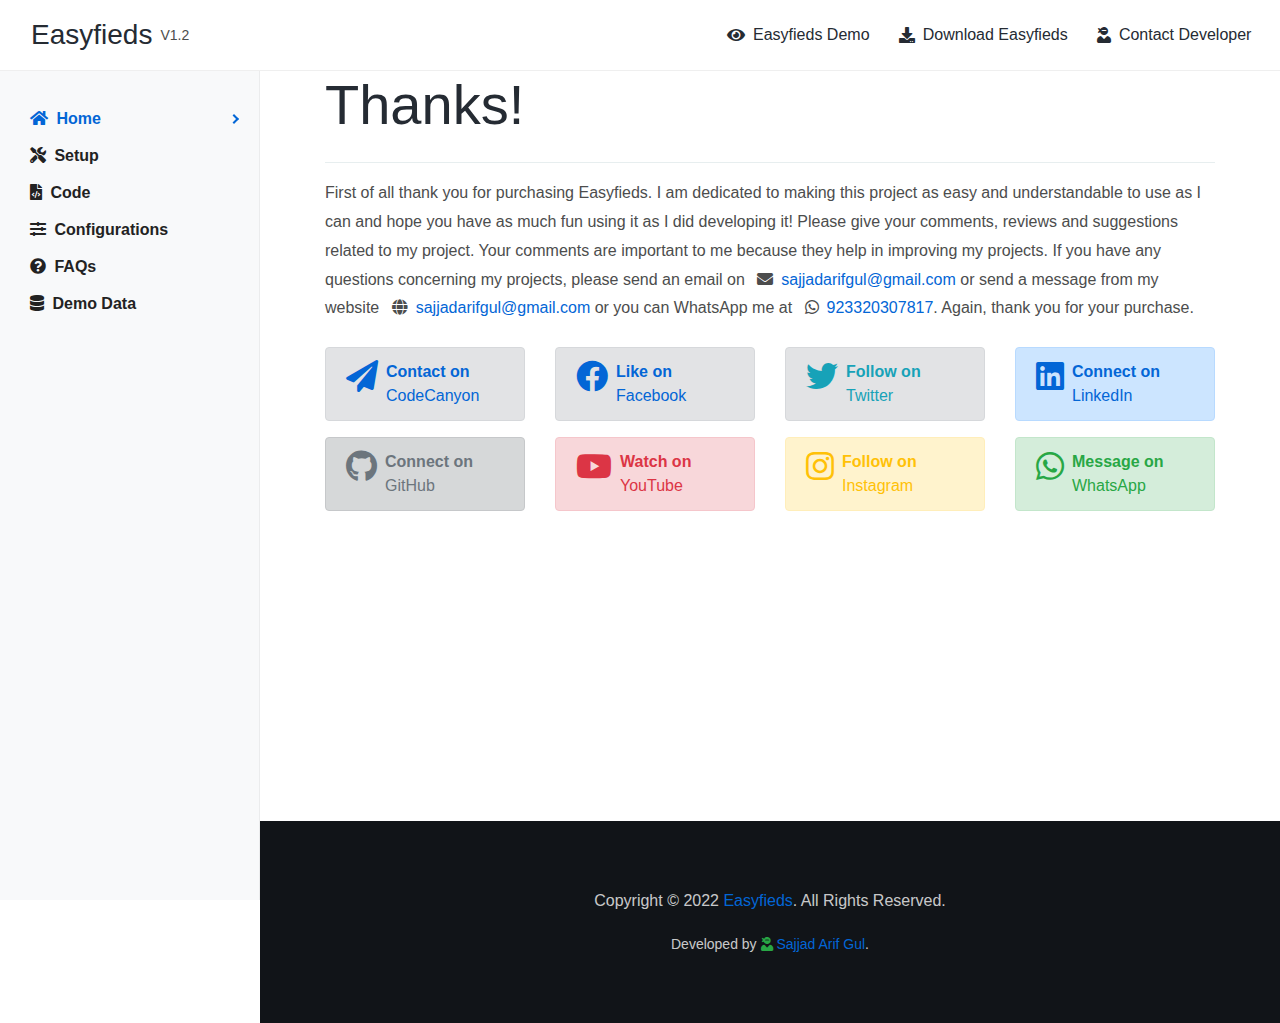
<file: index.html>
<!DOCTYPE html><html lang=en>
<head><meta charset=UTF-8><meta http-equiv=X-UA-Compatible content="IE=edge"><meta name=viewport content="width=device-width, initial-scale=1, minimum-scale=1.0, shrink-to-fit=no"><title>Home - Easyfieds</title><meta name=description content="Read the documentation of Easyfieds I am dedicated to making Easyfieds as easy and understandable to use as I can and hope you have as much fun using it as I did developing it!"><meta name=author content=sajjadgul.com><link rel=stylesheet href=vendor/bootstrap/css/bootstrap.min.css><link rel=stylesheet href=css/stylesheet.css><script src=vendor/jquery/jquery.min.js></script><body data-spy=scroll data-target=.idocs-navigation data-offset=125><div class=preloader><div class=lds-ellipsis><div></div><div></div><div></div><div></div></div></div><div id=main-wrapper><header id=header class=sticky-top><nav class="primary-menu navbar navbar-expand-lg navbar-dropdown-dark"><div class=container-fluid><button id=sidebarCollapse class="navbar-toggler d-block d-md-none" type=button> <span></span> <span class=w-75></span> <span class=w-50></span> </button> <a class="logo ml-md-3 text-decoration-none" href=index.html title="Easyfieds Docs"><h1 class="m-0 text-7">Easyfieds</h1></a> <span class="text-2 ml-2">V1.2</span> <button class="navbar-toggler ml-auto" type=button data-toggle=collapse data-target=#header-nav> <span></span> <span></span> <span></span> </button><div id=header-nav class="collapse navbar-collapse justify-content-end"><ul class=navbar-nav><li><a href=demo.html><i class="fas fa-eye mr-2"></i> Easyfieds Demo</a><li><a href="https://easyfieds.com/download?ref=SajjadArifGul" target=_blank><i class="fas fa-download mr-2"></i> Download Easyfieds</a><li class=dropdown><a class=dropdown-toggle href=# target=_blank><i class="fas fa-user-ninja mr-2"></i> Contact Developer</a><ul class=dropdown-menu><li><a class=dropdown-item href=https://sajjadgul.com/ target=_blank><i class="fas fa-globe mr-2"></i> Website</a><li><a class=dropdown-item href=mailto:sajjadarifgul@gmail.com target=_blank><i class="fas fa-envelope mr-2"></i> Email</a><li><a class=dropdown-item href=https://codecanyon.net/user/sajjadarifgul target=_blank><i class="fas fa-leaf mr-2"></i> CodeCanyon</a><li><a class=dropdown-item href=https://www.linkedin.com/in/sajjadarifgul target=_blank><i class="fab fa-github mr-2"></i> GitHub</a><li><a class=dropdown-item href=https://www.linkedin.com/in/sajjadarifgul target=_blank><i class="fab fa-linkedin mr-2"></i> LinkedIn</a><li><a class=dropdown-item href=https://wa.me/923320307817 target=_blank><i class="fab fa-whatsapp mr-2"></i> WhatsApp</a><li><a class=dropdown-item href=https://www.facebook.com/SajjadArifGul target=_blank><i class="fab fa-facebook mr-2"></i> Facebook</a><li><a class=dropdown-item href=https://twitter.com/SajjadArifGul target=_blank><i class="fab fa-twitter mr-2"></i> Twitter</a><li><a class=dropdown-item href=https://www.youtube.com/SajjadArifGul target=_blank><i class="fab fa-youtube mr-2"></i> YouTube</a><li><a class=dropdown-item href="https://www.instagram.com/SajjadArifGul/" target=_blank><i class="fab fa-instagram mr-2"></i> Instagram</a></ul></ul></div></div></nav></header><div id=content role=main><div class="idocs-navigation bg-light"><ul class="nav flex-column"><li class=nav-item><a is-active-menu href=index.html class="nav-link active"> <i class="fas fa-home mr-1"></i> Home </a><li class=nav-item><a class=nav-link is-active-menu href=setup.html> <i class="fas fa-tools mr-1"></i> Setup </a><ul class="nav flex-column"><li class=nav-item><a class=nav-link href=#Setup>Project Files</a><li class=nav-item><a class=nav-link href=#Database_Setup>Database</a><li class=nav-item><a class=nav-link href=#Default_Roles_Users>Roles &amp; Users</a></ul><li class=nav-item><a class=nav-link is-active-route is-active-menu href=code.html> <i class="fas fa-file-code mr-1"></i> Code </a><ul class="nav flex-column"><li class=nav-item><a class=nav-link href=#Project_Structure>Project Structure</a></ul><li class=nav-item><a class=nav-link is-active-route is-active-menu href=configurations.html> <i class="fas fa-sliders-h mr-1"></i> Configurations </a><ul class="nav flex-column"><li class=nav-item><a class=nav-link href=#Site_Configurations>Site Configurations</a><li class=nav-item><a class=nav-link href=#General_Configurations>General Configurations</a><li class=nav-item><a class=nav-link href=#Social_Configurations>Social Configurations</a></ul><li class=nav-item><a class=nav-link is-active-menu href=faqs.html> <i class="fas fa-question-circle mr-1"></i> FAQs </a><ul class="nav flex-column"><li class=nav-item><a class=nav-link href=#General_FAQs>General FAQs</a><li class=nav-item><a class=nav-link href=#Location_Detection>Location Detection</a><li class=nav-item><a class=nav-link href=#How_To_Change_Currency_Sumbol>Currency Symbol</a><li class=nav-item><a class=nav-link href=#How_To_Configure_Email_Notifications>Email Notifications</a></ul><li class=nav-item><a class=nav-link is-active-menu href=demo-data.html> <i class="fas fa-database mr-1"></i> Demo Data </a></ul></div><div class=idocs-content><div class=container><h2 class=display-4>Thanks!</h2><hr><p class=text-3>First of all thank you for purchasing Easyfieds. I am dedicated to making this project as easy and understandable to use as I can and hope you have as much fun using it as I did developing it! Please give your comments, reviews and suggestions related to my project. Your comments are important to me because they help in improving my projects. If you have any questions concerning my projects, please send an email on <i class="mx-2 fas fa-envelope"></i><a href=mailto:sajjadarifgul@gmail.com>sajjadarifgul@gmail.com</a> or send a message from my website <i class="mx-2 fas fa-globe"></i><a href=https://sajjadgul.com/ target=_blank title="Sajjad Arif Gul">sajjadarifgul@gmail.com</a> or you can WhatsApp me at <i class="mx-2 fab fa-whatsapp"></i><a href=https://wa.me/923320307817 target=_blank>923320307817</a>. Again, thank you for your purchase.<div class=row><div class="col-xl-3 col-md-6 my-2"><div class="m-0 alert alert-secondary" role=alert><a class="d-flex text-decoration-none text-black" href=https://codecanyon.net/user/sajjadarifgul target=_blank><div class=mr-2><i class="fas fa-paper-plane fa-2x icon alert-icon"></i></div><div><strong>Contact on</strong><div>CodeCanyon</div></div></a></div></div><div class="col-xl-3 col-md-6 my-2"><div class="m-0 alert alert-secondary" role=alert><a class="d-flex text-decoration-none text-primary" href=https://www.facebook.com/SajjadArifGul target=_blank><div class=mr-2><i class="fab fa-facebook fa-2x icon alert-icon"></i></div><div><strong>Like on</strong><div>Facebook</div></div></a></div></div><div class="col-xl-3 col-md-6 my-2"><div class="m-0 alert alert-secondary" role=alert><a class="d-flex text-decoration-none text-info" href=https://twitter.com/SajjadArifGul target=_blank><div class=mr-2><i class="fab fa-twitter fa-2x icon alert-icon"></i></div><div><strong>Follow on</strong><div>Twitter</div></div></a></div></div><div class="col-xl-3 col-md-6 my-2"><div class="m-0 alert alert-primary" role=alert><a class="d-flex text-decoration-none text-primary" href=https://www.linkedin.com/in/sajjadarifgul target=_blank><div class=mr-2><i class="fab fa-linkedin fa-2x icon alert-icon"></i></div><div><strong>Connect on</strong><div>LinkedIn</div></div></a></div></div><div class="col-xl-3 col-md-6 my-2"><div class="m-0 alert alert-dark" role=alert><a class="d-flex text-decoration-none text-muted" href=https://www.linkedin.com/in/sajjadarifgul target=_blank><div class=mr-2><i class="fab fa-github fa-2x icon alert-icon"></i></div><div><strong>Connect on</strong><div>GitHub</div></div></a></div></div><div class="col-xl-3 col-md-6 my-2"><div class="m-0 alert alert-danger" role=alert><a class="d-flex text-decoration-none text-danger" href=https://www.youtube.com/SajjadArifGul target=_blank><div class=mr-2><i class="fab fa-youtube fa-2x icon alert-icon"></i></div><div><strong>Watch on</strong><div>YouTube</div></div></a></div></div><div class="col-xl-3 col-md-6 my-2"><div class="m-0 alert alert-warning" role=alert><a class="d-flex text-decoration-none text-warning" href="https://www.instagram.com/SajjadArifGul/" target=_blank><div class=mr-2><i class="fab fa-instagram fa-2x icon alert-icon"></i></div><div><strong>Follow on</strong><div>Instagram</div></div></a></div></div><div class="col-xl-3 col-md-6 my-2"><div class="m-0 alert alert-success" role=alert><a class="d-flex text-decoration-none text-success" href=https://wa.me/923320307817 target=_blank><div class=mr-2><i class="fab fa-whatsapp fa-2x icon alert-icon"></i></div><div><strong>Message on</strong><div>WhatsApp</div></div></a></div></div></div></div></div></div><footer id=footer class="section bg-dark footer-text-light"><div class=container><p class=text-center>Copyright &copy; 2022 <a href="https://easyfieds.com/" target=_blank>Easyfieds</a>. All Rights Reserved.<p class="text-2 text-center mb-0">Developed by <i class="fas fa-user-ninja text-success"></i> <a class=btn-link target=_blank href=https://sajjadgul.com/>Sajjad Arif Gul</a>.</div></footer></div><a id=back-to-top data-toggle=tooltip title="Back to Top" href=javascript:void(0)><i class="fa fa-chevron-up"></i></a><script src=vendor/bootstrap/js/bootstrap.bundle.min.js></script><script src=vendor/jquery.easing/jquery.easing.min.js></script><script src=js/theme.js></script><link rel=stylesheet href=vendor/fontawesome-free-5.13.0-web/css/all.min.css>
</file>
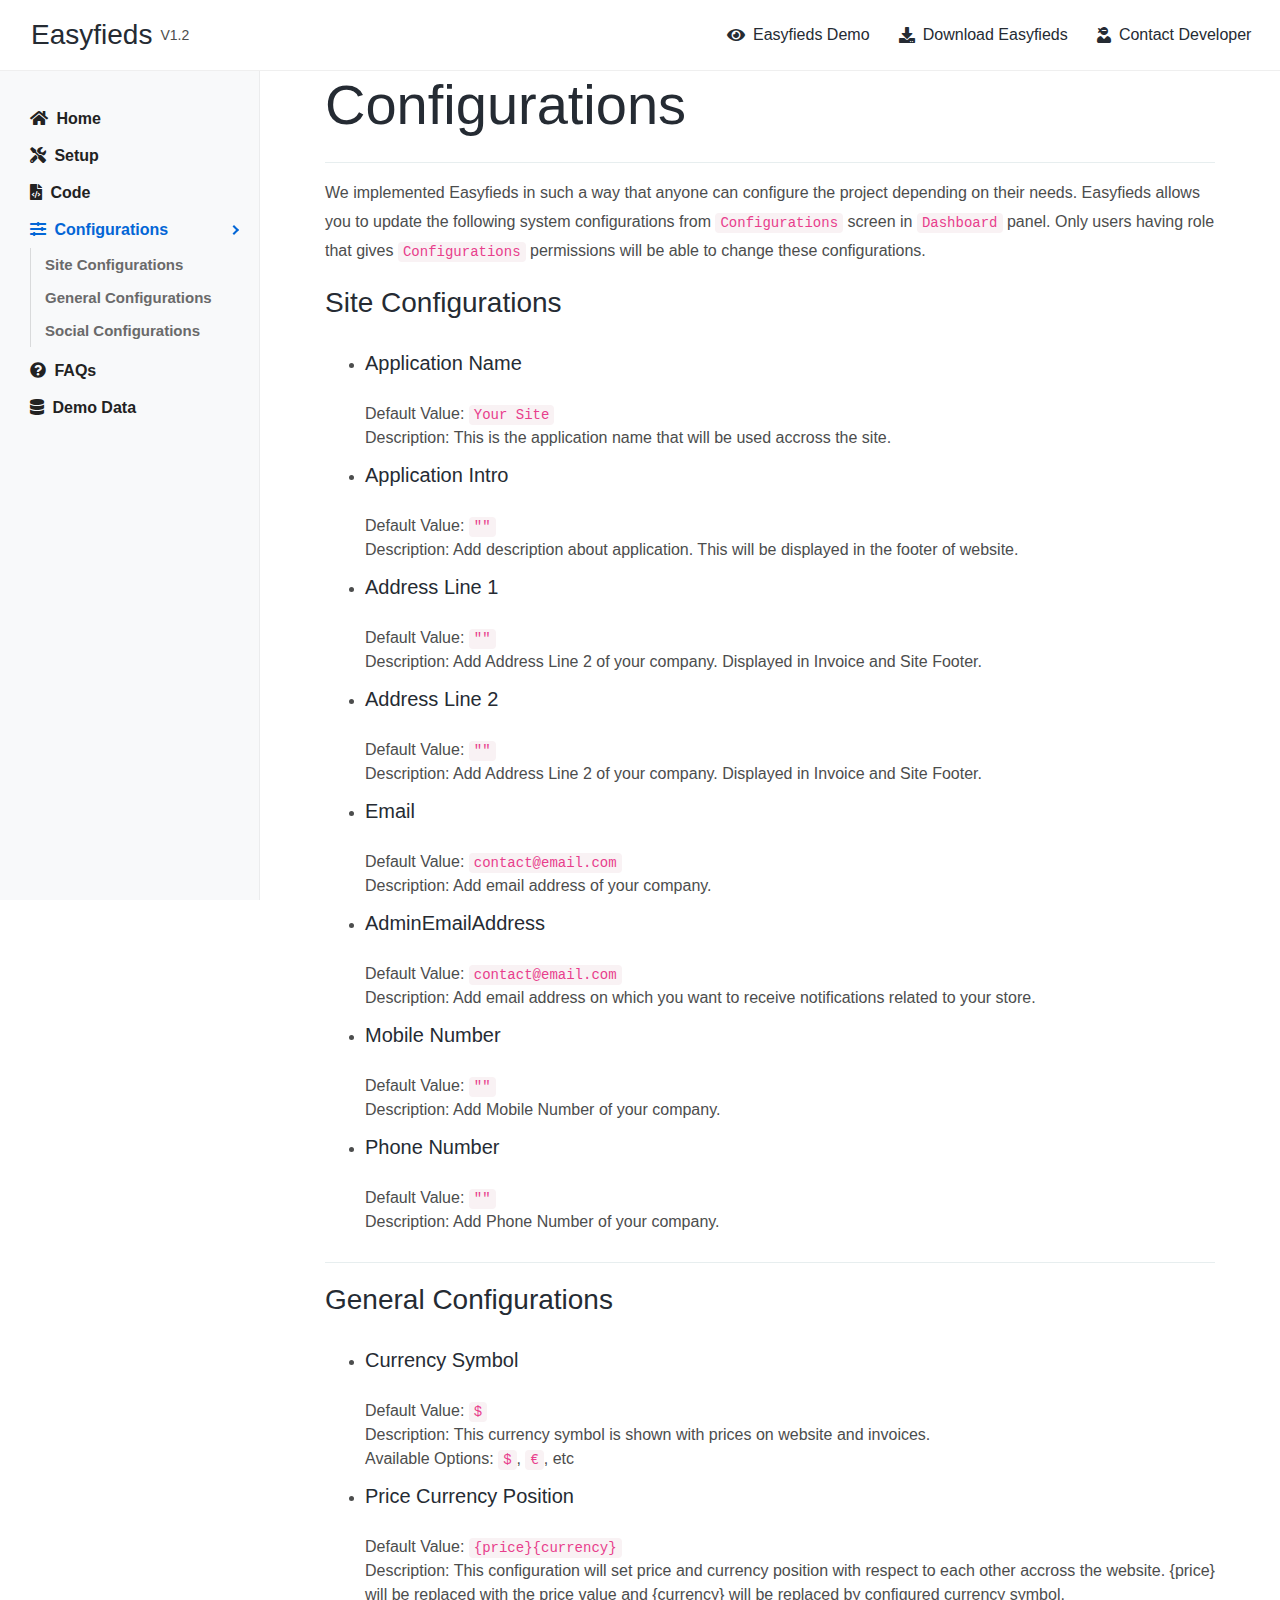
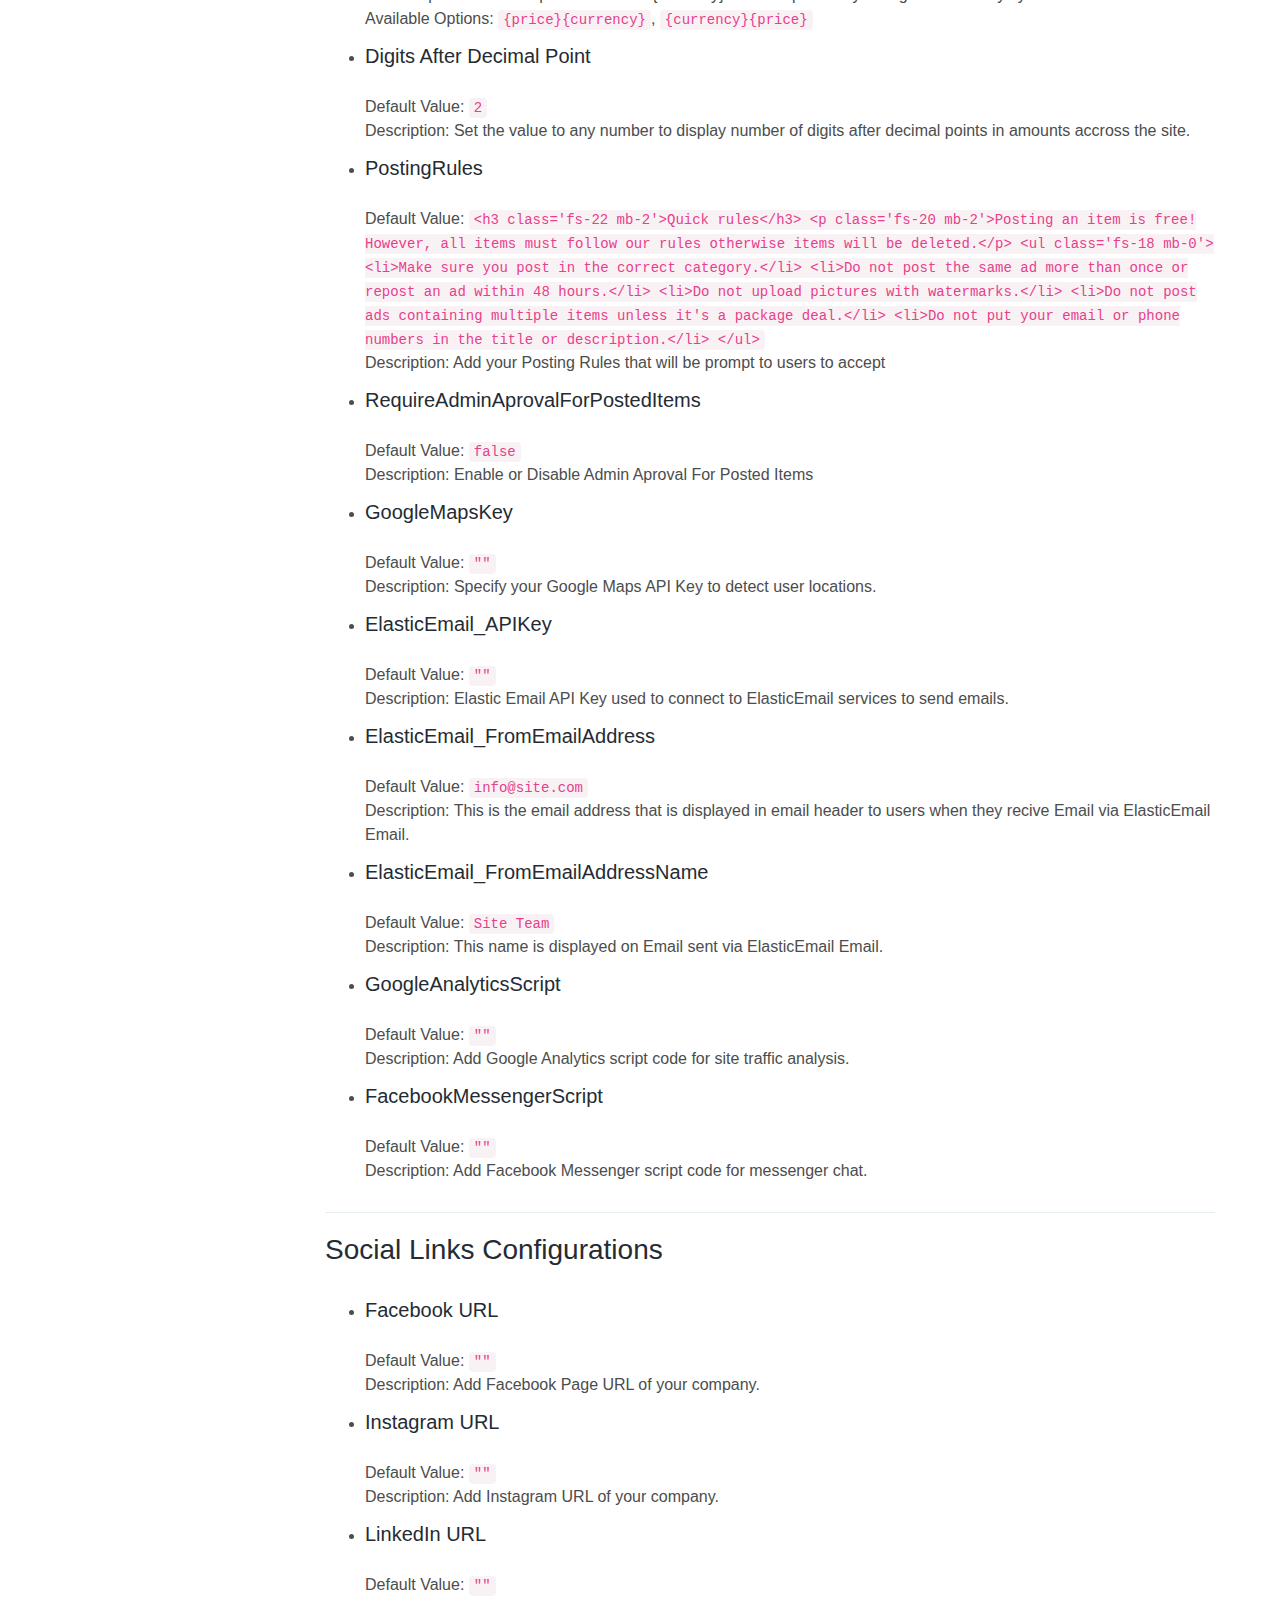
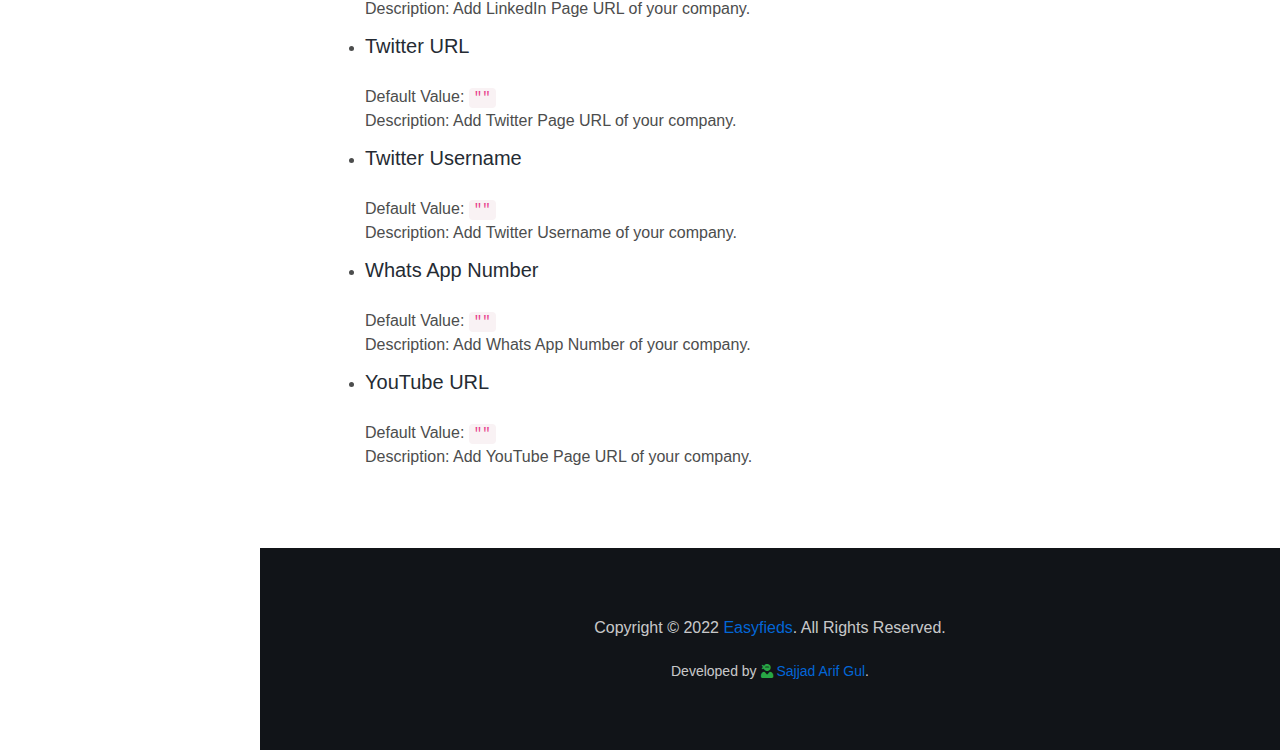
<file: configurations.html>
<!DOCTYPE html><html lang=en>
<head><meta charset=UTF-8><meta http-equiv=X-UA-Compatible content="IE=edge"><meta name=viewport content="width=device-width, initial-scale=1, minimum-scale=1.0, shrink-to-fit=no"><title>Configurations - Easyfieds</title><meta name=description content="Easyfieds allows you to update the following system configurations from Configurations screen in Dashboard panel. Only users having role that gives Configurations permissions will be able to change these configurations."><meta name=author content=sajjadgul.com><link rel=stylesheet href=vendor/bootstrap/css/bootstrap.min.css><link rel=stylesheet href=css/stylesheet.css><script src=vendor/jquery/jquery.min.js></script><body data-spy=scroll data-target=.idocs-navigation data-offset=125><div class=preloader><div class=lds-ellipsis><div></div><div></div><div></div><div></div></div></div><div id=main-wrapper><header id=header class=sticky-top><nav class="primary-menu navbar navbar-expand-lg navbar-dropdown-dark"><div class=container-fluid><button id=sidebarCollapse class="navbar-toggler d-block d-md-none" type=button> <span></span> <span class=w-75></span> <span class=w-50></span> </button> <a class="logo ml-md-3 text-decoration-none" href=index.html title="Easyfieds Docs"><h1 class="m-0 text-7">Easyfieds</h1></a> <span class="text-2 ml-2">V1.2</span> <button class="navbar-toggler ml-auto" type=button data-toggle=collapse data-target=#header-nav> <span></span> <span></span> <span></span> </button><div id=header-nav class="collapse navbar-collapse justify-content-end"><ul class=navbar-nav><li><a href=demo.html><i class="fas fa-eye mr-2"></i> Easyfieds Demo</a><li><a href="https://easyfieds.com/download?ref=SajjadArifGul" target=_blank><i class="fas fa-download mr-2"></i> Download Easyfieds</a><li class=dropdown><a class=dropdown-toggle href=# target=_blank><i class="fas fa-user-ninja mr-2"></i> Contact Developer</a><ul class=dropdown-menu><li><a class=dropdown-item href=https://sajjadgul.com/ target=_blank><i class="fas fa-globe mr-2"></i> Website</a><li><a class=dropdown-item href=mailto:sajjadarifgul@gmail.com target=_blank><i class="fas fa-envelope mr-2"></i> Email</a><li><a class=dropdown-item href=https://codecanyon.net/user/sajjadarifgul target=_blank><i class="fas fa-leaf mr-2"></i> CodeCanyon</a><li><a class=dropdown-item href=https://www.linkedin.com/in/sajjadarifgul target=_blank><i class="fab fa-github mr-2"></i> GitHub</a><li><a class=dropdown-item href=https://www.linkedin.com/in/sajjadarifgul target=_blank><i class="fab fa-linkedin mr-2"></i> LinkedIn</a><li><a class=dropdown-item href=https://wa.me/923320307817 target=_blank><i class="fab fa-whatsapp mr-2"></i> WhatsApp</a><li><a class=dropdown-item href=https://www.facebook.com/SajjadArifGul target=_blank><i class="fab fa-facebook mr-2"></i> Facebook</a><li><a class=dropdown-item href=https://twitter.com/SajjadArifGul target=_blank><i class="fab fa-twitter mr-2"></i> Twitter</a><li><a class=dropdown-item href=https://www.youtube.com/SajjadArifGul target=_blank><i class="fab fa-youtube mr-2"></i> YouTube</a><li><a class=dropdown-item href="https://www.instagram.com/SajjadArifGul/" target=_blank><i class="fab fa-instagram mr-2"></i> Instagram</a></ul></ul></div></div></nav></header><div id=content role=main><div class="idocs-navigation bg-light"><ul class="nav flex-column"><li class=nav-item><a class=nav-link is-active-menu href=index.html> <i class="fas fa-home mr-1"></i> Home </a><li class=nav-item><a class=nav-link is-active-menu href=setup.html> <i class="fas fa-tools mr-1"></i> Setup </a><ul class="nav flex-column"><li class=nav-item><a class=nav-link href=#Setup>Project Files</a><li class=nav-item><a class=nav-link href=#Database_Setup>Database</a><li class=nav-item><a class=nav-link href=#Default_Roles_Users>Roles &amp; Users</a></ul><li class=nav-item><a class=nav-link is-active-route is-active-menu href=code.html> <i class="fas fa-file-code mr-1"></i> Code </a><ul class="nav flex-column"><li class=nav-item><a class=nav-link href=#Project_Structure>Project Structure</a></ul><li class=nav-item><a is-active-route is-active-menu href=configurations.html class="nav-link active"> <i class="fas fa-sliders-h mr-1"></i> Configurations </a><ul class="nav flex-column"><li class=nav-item><a class=nav-link href=#Site_Configurations>Site Configurations</a><li class=nav-item><a class=nav-link href=#General_Configurations>General Configurations</a><li class=nav-item><a class=nav-link href=#Social_Configurations>Social Configurations</a></ul><li class=nav-item><a class=nav-link is-active-menu href=faqs.html> <i class="fas fa-question-circle mr-1"></i> FAQs </a><ul class="nav flex-column"><li class=nav-item><a class=nav-link href=#General_FAQs>General FAQs</a><li class=nav-item><a class=nav-link href=#Location_Detection>Location Detection</a><li class=nav-item><a class=nav-link href=#How_To_Change_Currency_Sumbol>Currency Symbol</a><li class=nav-item><a class=nav-link href=#How_To_Configure_Email_Notifications>Email Notifications</a></ul><li class=nav-item><a class=nav-link is-active-menu href=demo-data.html> <i class="fas fa-database mr-1"></i> Demo Data </a></ul></div><div class=idocs-content><div class=container><h2 class=display-4>Configurations</h2><hr><p class=text-3>We implemented Easyfieds in such a way that anyone can configure the project depending on their needs. Easyfieds allows you to update the following system configurations from <code>Configurations</code> screen in <code>Dashboard</code> panel. Only users having role that gives <code>Configurations</code> permissions will be able to change these configurations.<h3 id=Site_Configurations>Site Configurations</h3><ul><li><h5 class=mt-2>Application Name</h5>Default Value: <code>Your Site</code> <br> Description: This is the application name that will be used accross the site.<li><h5 class=mt-2>Application Intro</h5>Default Value: <code>""</code> <br> Description: Add description about application. This will be displayed in the footer of website.<li><h5 class=mt-2>Address Line 1</h5>Default Value: <code>""</code> <br> Description: Add Address Line 2 of your company. Displayed in Invoice and Site Footer.<li><h5 class=mt-2>Address Line 2</h5>Default Value: <code>""</code> <br> Description: Add Address Line 2 of your company. Displayed in Invoice and Site Footer.<li><h5 class=mt-2>Email</h5>Default Value: <code>contact@email.com</code> <br> Description: Add email address of your company.<li><h5 class=mt-2>AdminEmailAddress</h5>Default Value: <code>contact@email.com</code> <br> Description: Add email address on which you want to receive notifications related to your store.<li><h5 class=mt-2>Mobile Number</h5>Default Value: <code>""</code> <br> Description: Add Mobile Number of your company.<li><h5 class=mt-2>Phone Number</h5>Default Value: <code>""</code> <br> Description: Add Phone Number of your company.</ul><hr><h3 id=General_Configurations>General Configurations</h3><ul><li><h5 class=mt-2>Currency Symbol</h5>Default Value: <code>$</code> <br> Description: This currency symbol is shown with prices on website and invoices. <br> Available Options: <code>$</code>, <code>€</code>, etc<li><h5 class=mt-2>Price Currency Position</h5>Default Value: <code>{price}{currency}</code> <br> Description: This configuration will set price and currency position with respect to each other accross the website. {price} will be replaced with the price value and {currency} will be replaced by configured currency symbol. <br> Available Options: <code>{price}{currency}</code>, <code>{currency}{price}</code><li><h5 class=mt-2>Digits After Decimal Point</h5>Default Value: <code>2</code> <br> Description: Set the value to any number to display number of digits after decimal points in amounts accross the site.<li><h5 class=mt-2>PostingRules</h5>Default Value: <code> &lt;h3 class=&#x27;fs-22 mb-2&#x27;&gt;Quick rules&lt;/h3&gt;&#xD;&#xA; &lt;p class=&#x27;fs-20 mb-2&#x27;&gt;Posting an item is free! However, all items must follow our rules otherwise items will be deleted.&lt;/p&gt;&#xD;&#xA; &lt;ul class=&#x27;fs-18 mb-0&#x27;&gt;&#xD;&#xA; &lt;li&gt;Make sure you post in the correct category.&lt;/li&gt;&#xD;&#xA; &lt;li&gt;Do not post the same ad more than once or repost an ad within 48 hours.&lt;/li&gt;&#xD;&#xA; &lt;li&gt;Do not upload pictures with watermarks.&lt;/li&gt;&#xD;&#xA; &lt;li&gt;Do not post ads containing multiple items unless it&#x27;s a package deal.&lt;/li&gt;&#xD;&#xA; &lt;li&gt;Do not put your email or phone numbers in the title or description.&lt;/li&gt;&#xD;&#xA; &lt;/ul&gt; </code> <br> Description: Add your Posting Rules that will be prompt to users to accept<li><h5 class=mt-2>RequireAdminAprovalForPostedItems</h5>Default Value: <code>false</code> <br> Description: Enable or Disable Admin Aproval For Posted Items<li><h5 class=mt-2>GoogleMapsKey</h5>Default Value: <code>""</code> <br> Description: Specify your Google Maps API Key to detect user locations.<li><h5 class=mt-2>ElasticEmail_APIKey</h5>Default Value: <code>""</code> <br> Description: Elastic Email API Key used to connect to ElasticEmail services to send emails.<li><h5 class=mt-2>ElasticEmail_FromEmailAddress</h5>Default Value: <code>info@site.com</code> <br> Description: This is the email address that is displayed in email header to users when they recive Email via ElasticEmail Email.<li><h5 class=mt-2>ElasticEmail_FromEmailAddressName</h5>Default Value: <code>Site Team</code> <br> Description: This name is displayed on Email sent via ElasticEmail Email.<li><h5 class=mt-2>GoogleAnalyticsScript</h5>Default Value: <code>""</code> <br> Description: Add Google Analytics script code for site traffic analysis.<li><h5 class=mt-2>FacebookMessengerScript</h5>Default Value: <code>""</code> <br> Description: Add Facebook Messenger script code for messenger chat.</ul><hr><h3 id=Social_Configurations>Social Links Configurations</h3><ul><li><h5 class=mt-2>Facebook URL</h5>Default Value: <code>""</code> <br> Description: Add Facebook Page URL of your company.<li><h5 class=mt-2>Instagram URL</h5>Default Value: <code>""</code> <br> Description: Add Instagram URL of your company.<li><h5 class=mt-2>LinkedIn URL</h5>Default Value: <code>""</code> <br> Description: Add LinkedIn Page URL of your company.<li><h5 class=mt-2>Twitter URL</h5>Default Value: <code>""</code> <br> Description: Add Twitter Page URL of your company.<li><h5 class=mt-2>Twitter Username</h5>Default Value: <code>""</code> <br> Description: Add Twitter Username of your company.<li><h5 class=mt-2>Whats App Number</h5>Default Value: <code>""</code> <br> Description: Add Whats App Number of your company.<li><h5 class=mt-2>YouTube URL</h5>Default Value: <code>""</code> <br> Description: Add YouTube Page URL of your company.</ul></div></div></div><footer id=footer class="section bg-dark footer-text-light"><div class=container><p class=text-center>Copyright &copy; 2022 <a href="https://easyfieds.com/" target=_blank>Easyfieds</a>. All Rights Reserved.<p class="text-2 text-center mb-0">Developed by <i class="fas fa-user-ninja text-success"></i> <a class=btn-link target=_blank href=https://sajjadgul.com/>Sajjad Arif Gul</a>.</div></footer></div><a id=back-to-top data-toggle=tooltip title="Back to Top" href=javascript:void(0)><i class="fa fa-chevron-up"></i></a><script src=vendor/bootstrap/js/bootstrap.bundle.min.js></script><script src=vendor/jquery.easing/jquery.easing.min.js></script><script src=js/theme.js></script><link rel=stylesheet href=vendor/fontawesome-free-5.13.0-web/css/all.min.css>
</file>
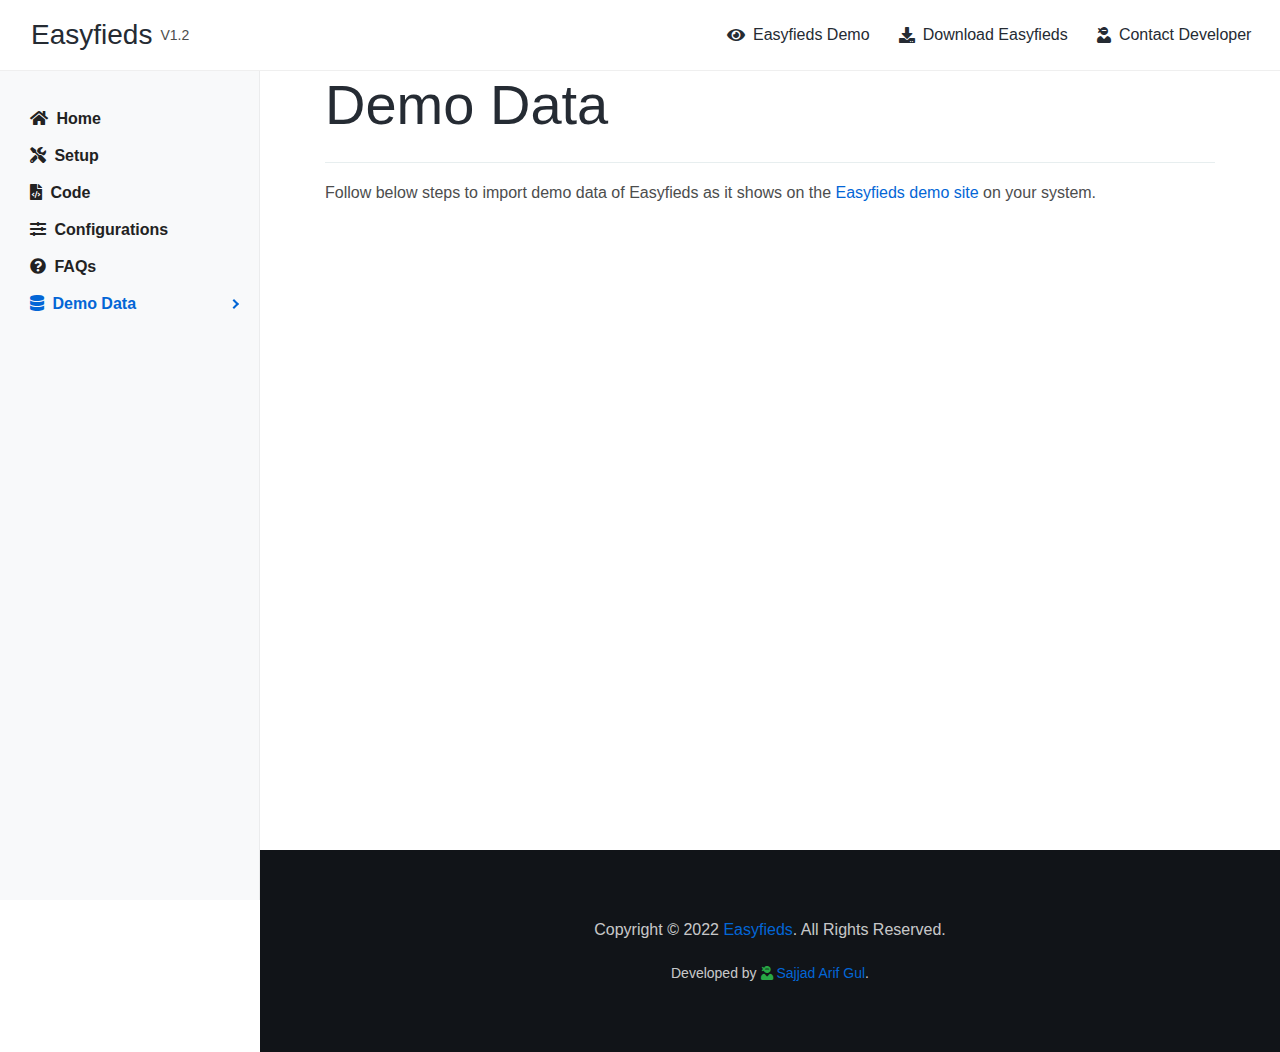
<file: demo-data.html>
<!DOCTYPE html><html lang=en>
<head><meta charset=UTF-8><meta http-equiv=X-UA-Compatible content="IE=edge"><meta name=viewport content="width=device-width, initial-scale=1, minimum-scale=1.0, shrink-to-fit=no"><title>Demo Data - Easyfieds</title><meta name=description content="Follow below steps to import demo data of Easyfieds as it shows on the Easyfieds demo site on your system."><meta name=author content=sajjadgul.com><link rel=stylesheet href=vendor/bootstrap/css/bootstrap.min.css><link rel=stylesheet href=css/stylesheet.css><script src=vendor/jquery/jquery.min.js></script><body data-spy=scroll data-target=.idocs-navigation data-offset=125><div class=preloader><div class=lds-ellipsis><div></div><div></div><div></div><div></div></div></div><div id=main-wrapper><header id=header class=sticky-top><nav class="primary-menu navbar navbar-expand-lg navbar-dropdown-dark"><div class=container-fluid><button id=sidebarCollapse class="navbar-toggler d-block d-md-none" type=button> <span></span> <span class=w-75></span> <span class=w-50></span> </button> <a class="logo ml-md-3 text-decoration-none" href=index.html title="Easyfieds Docs"><h1 class="m-0 text-7">Easyfieds</h1></a> <span class="text-2 ml-2">V1.2</span> <button class="navbar-toggler ml-auto" type=button data-toggle=collapse data-target=#header-nav> <span></span> <span></span> <span></span> </button><div id=header-nav class="collapse navbar-collapse justify-content-end"><ul class=navbar-nav><li><a href=demo.html><i class="fas fa-eye mr-2"></i> Easyfieds Demo</a><li><a href="https://easyfieds.com/download?ref=SajjadArifGul" target=_blank><i class="fas fa-download mr-2"></i> Download Easyfieds</a><li class=dropdown><a class=dropdown-toggle href=# target=_blank><i class="fas fa-user-ninja mr-2"></i> Contact Developer</a><ul class=dropdown-menu><li><a class=dropdown-item href=https://sajjadgul.com/ target=_blank><i class="fas fa-globe mr-2"></i> Website</a><li><a class=dropdown-item href=mailto:sajjadarifgul@gmail.com target=_blank><i class="fas fa-envelope mr-2"></i> Email</a><li><a class=dropdown-item href=https://codecanyon.net/user/sajjadarifgul target=_blank><i class="fas fa-leaf mr-2"></i> CodeCanyon</a><li><a class=dropdown-item href=https://www.linkedin.com/in/sajjadarifgul target=_blank><i class="fab fa-github mr-2"></i> GitHub</a><li><a class=dropdown-item href=https://www.linkedin.com/in/sajjadarifgul target=_blank><i class="fab fa-linkedin mr-2"></i> LinkedIn</a><li><a class=dropdown-item href=https://wa.me/923320307817 target=_blank><i class="fab fa-whatsapp mr-2"></i> WhatsApp</a><li><a class=dropdown-item href=https://www.facebook.com/SajjadArifGul target=_blank><i class="fab fa-facebook mr-2"></i> Facebook</a><li><a class=dropdown-item href=https://twitter.com/SajjadArifGul target=_blank><i class="fab fa-twitter mr-2"></i> Twitter</a><li><a class=dropdown-item href=https://www.youtube.com/SajjadArifGul target=_blank><i class="fab fa-youtube mr-2"></i> YouTube</a><li><a class=dropdown-item href="https://www.instagram.com/SajjadArifGul/" target=_blank><i class="fab fa-instagram mr-2"></i> Instagram</a></ul></ul></div></div></nav></header><div id=content role=main><div class="idocs-navigation bg-light"><ul class="nav flex-column"><li class=nav-item><a class=nav-link is-active-menu href=index.html> <i class="fas fa-home mr-1"></i> Home </a><li class=nav-item><a class=nav-link is-active-menu href=setup.html> <i class="fas fa-tools mr-1"></i> Setup </a><ul class="nav flex-column"><li class=nav-item><a class=nav-link href=#Setup>Project Files</a><li class=nav-item><a class=nav-link href=#Database_Setup>Database</a><li class=nav-item><a class=nav-link href=#Default_Roles_Users>Roles &amp; Users</a></ul><li class=nav-item><a class=nav-link is-active-route is-active-menu href=code.html> <i class="fas fa-file-code mr-1"></i> Code </a><ul class="nav flex-column"><li class=nav-item><a class=nav-link href=#Project_Structure>Project Structure</a></ul><li class=nav-item><a class=nav-link is-active-route is-active-menu href=configurations.html> <i class="fas fa-sliders-h mr-1"></i> Configurations </a><ul class="nav flex-column"><li class=nav-item><a class=nav-link href=#Site_Configurations>Site Configurations</a><li class=nav-item><a class=nav-link href=#General_Configurations>General Configurations</a><li class=nav-item><a class=nav-link href=#Social_Configurations>Social Configurations</a></ul><li class=nav-item><a class=nav-link is-active-menu href=faqs.html> <i class="fas fa-question-circle mr-1"></i> FAQs </a><ul class="nav flex-column"><li class=nav-item><a class=nav-link href=#General_FAQs>General FAQs</a><li class=nav-item><a class=nav-link href=#Location_Detection>Location Detection</a><li class=nav-item><a class=nav-link href=#How_To_Change_Currency_Sumbol>Currency Symbol</a><li class=nav-item><a class=nav-link href=#How_To_Configure_Email_Notifications>Email Notifications</a></ul><li class=nav-item><a is-active-menu href=demo-data.html class="nav-link active"> <i class="fas fa-database mr-1"></i> Demo Data </a></ul></div><div class=idocs-content><div class=container><h2 class=display-4>Demo Data</h2><hr><p class=text-3>Follow below steps to import demo data of Easyfieds as it shows on the <a href="https://demo.easyfieds.com/" target=_blank>Easyfieds demo site</a> on your system.<p><iframe width=100% height=550 src="https://www.youtube.com/embed/f_UQyHZdpUE?start=255" frameborder=0 allow="accelerometer; autoplay; encrypted-media; gyroscope; picture-in-picture" allowfullscreen></iframe></div></div></div><footer id=footer class="section bg-dark footer-text-light"><div class=container><p class=text-center>Copyright &copy; 2022 <a href="https://easyfieds.com/" target=_blank>Easyfieds</a>. All Rights Reserved.<p class="text-2 text-center mb-0">Developed by <i class="fas fa-user-ninja text-success"></i> <a class=btn-link target=_blank href=https://sajjadgul.com/>Sajjad Arif Gul</a>.</div></footer></div><a id=back-to-top data-toggle=tooltip title="Back to Top" href=javascript:void(0)><i class="fa fa-chevron-up"></i></a><script src=vendor/bootstrap/js/bootstrap.bundle.min.js></script><script src=vendor/jquery.easing/jquery.easing.min.js></script><script src=js/theme.js></script><link rel=stylesheet href=vendor/fontawesome-free-5.13.0-web/css/all.min.css>
</file>
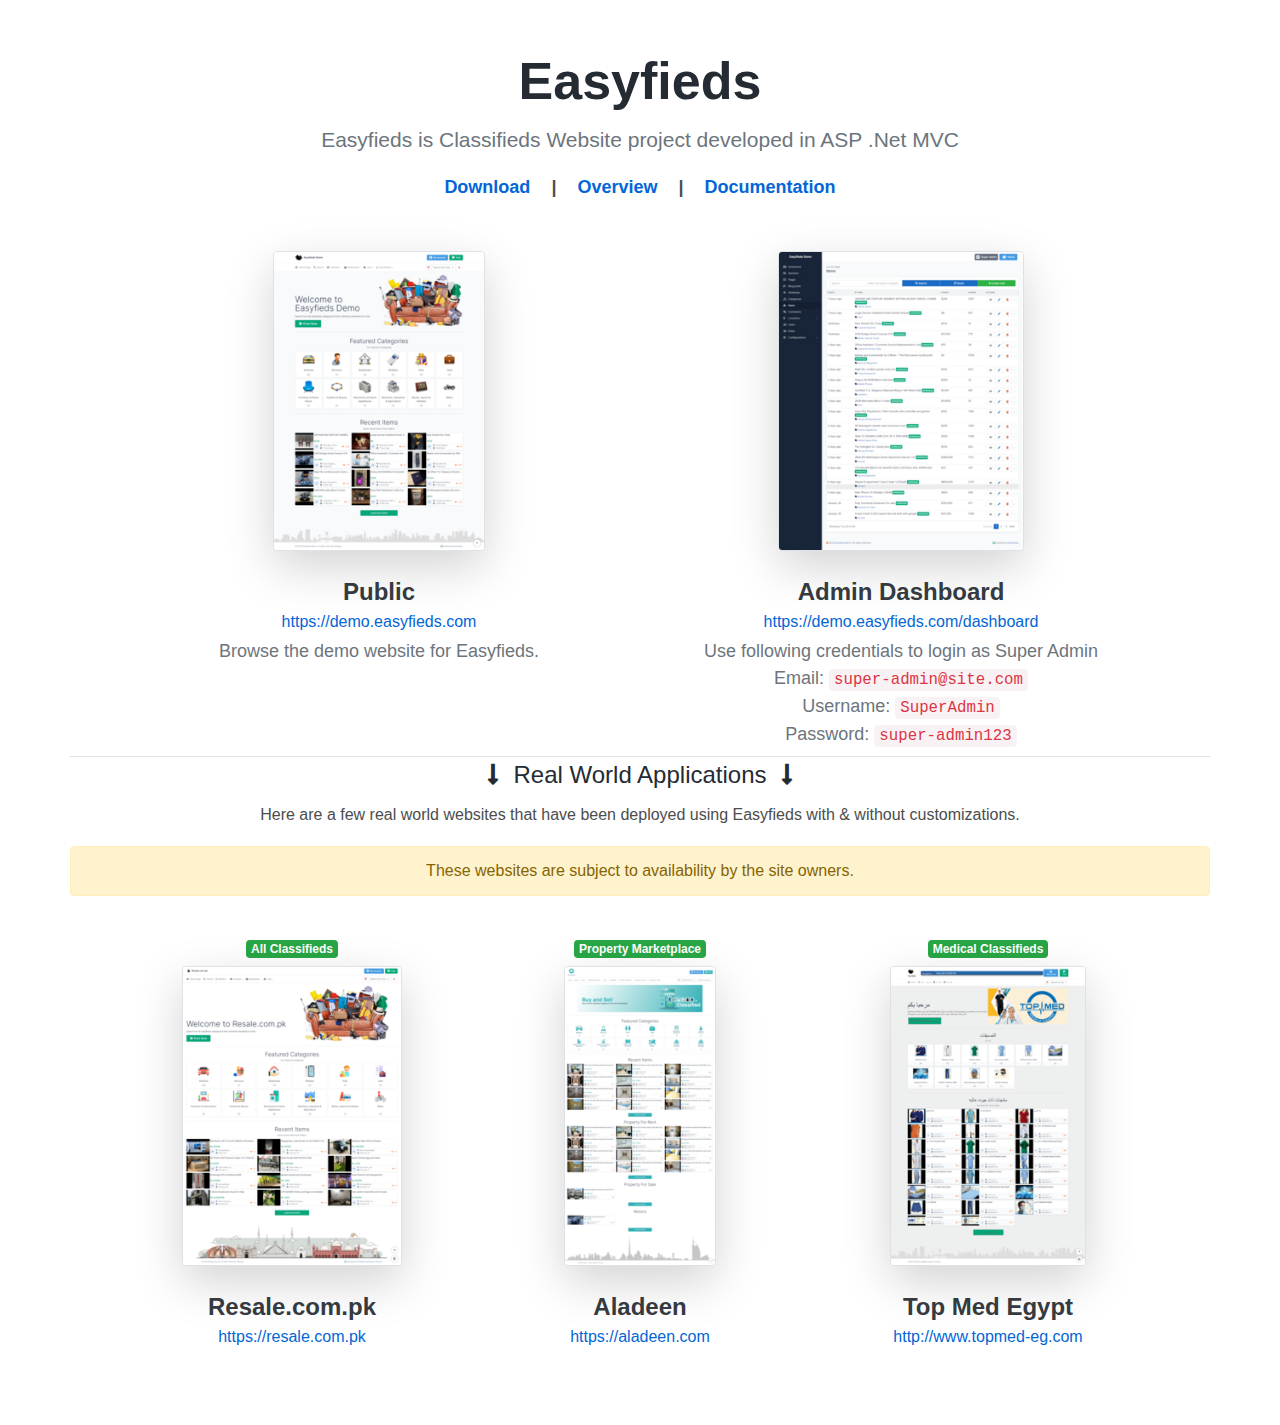
<file: demo.html>
<!DOCTYPE html><html lang=en>
<head><meta charset=UTF-8><meta http-equiv=X-UA-Compatible content="IE=edge"><meta name=viewport content="width=device-width, initial-scale=1, minimum-scale=1.0, shrink-to-fit=no"><title>Demo - Easyfieds</title><meta name=description content="Follow below steps to import demo data of Easyfieds as it shows on the Easyfieds demo site on your system."><meta name=author content=sajjadgul.com><link rel=stylesheet href=vendor/bootstrap/css/bootstrap.min.css><link rel=stylesheet href=css/stylesheet.css><script src=vendor/jquery/jquery.min.js></script><body><div class=preloader><div class=lds-ellipsis><div></div><div></div><div></div><div></div></div></div><div id=main-wrapper><div id=content role=main><section id=home class=pt-5><div class=container><div class=row><div class="col-xl-9 mx-auto text-center"><h1 class="text-13 font-weight-700 mb-2">Easyfieds</h1><h2 class="text-5 text-muted mb-3">Easyfieds is Classifieds Website project developed in ASP .Net MVC</h2><p class="text-4 font-weight-600 mb-0"><a href=https://easyfieds.com/download target=_blank>Download</a> <span class=mx-3>|</span> <a href="https://easyfieds.com/" target=_blank>Overview</a> <span class=mx-3>|</span> <a href="https://sajjadarifgul.github.io/Easyfieds-Docs/" target=_blank>Documentation</a></div></div></div></section><section id=home><div class="container text-center py-5"><div class="row justify-content-center mx-lg-5"><div class=col-md-6><a class=text-decoration-none href=https://demo.easyfieds.com/ target=_blank> <img src=images/Easyfieds-Public.png class="img-fluid img-thumbnail shadow-lg p-0" alt=Public style=max-height:300px> <span class="text-dark text-6 font-weight-600 mt-3 d-block small"> Public </span> <small class="text-primary my-2 text-3"> https://demo.easyfieds.com </small> </a> <small class="d-block text-4 mt-1 text-muted"> Browse the demo website for Easyfieds. </small></div><div class=col-md-6><a class=text-decoration-none href=https://demo.easyfieds.com/dashboard target=_blank> <img src=images/Easyfieds-Admin.png class="img-fluid img-thumbnail shadow-lg p-0" alt="Admin Dashboard" style=max-height:300px> <span class="text-dark text-6 font-weight-600 mt-3 d-block small"> Admin Dashboard </span> <small class="text-primary my-2 text-3"> https://demo.easyfieds.com/dashboard </small> </a> <small class="d-block text-4 mt-1 text-muted"> Use following credentials to login as Super Admin <br> Email: <code class=text-danger>super-admin@site.com</code> <br> Username: <code class=text-danger>SuperAdmin</code> <br> Password: <code class=text-danger>super-admin123</code> </small></div></div><h4 class="my-2 border-top"><span class=mx-2> <i class="fas fa-long-arrow-alt-down blinkit"></i> </span> Real World Applications <span class=mx-2> <i class="fas fa-long-arrow-alt-down blinkit"></i> </span></h4><p>Here are a few real world websites that have been deployed using Easyfieds with &amp; without customizations.<div class="alert alert-warning">These websites are subject to availability by the site owners.</div><div class="row justify-content-center mx-lg-5"><div class="col-md-4 my-4"><div class="badge bg-success text-white mb-2">All Classifieds</div><br> <a class=text-decoration-none href=https://resale.com.pk/ target=_blank> <img src=images/resale-com-pk.png class="img-fluid img-thumbnail shadow-lg p-0" alt=Resale.com.pk style=max-height:300px> <span class="text-dark text-6 font-weight-600 mt-3 d-block small"> Resale.com.pk </span> <small class="text-primary my-2 text-3"> https://resale.com.pk </small> </a> <small class="d-block text-4 mt-1 text-muted"> </small></div><div class="col-md-4 my-4"><div class="badge bg-success text-white mb-2">Property Marketplace</div><br> <a class=text-decoration-none href=https://aladeen.com/ target=_blank> <img src=images/Aladeen-com.png class="img-fluid img-thumbnail shadow-lg p-0" alt=Aladeen style=max-height:300px> <span class="text-dark text-6 font-weight-600 mt-3 d-block small"> Aladeen </span> <small class="text-primary my-2 text-3"> https://aladeen.com </small> </a> <small class="d-block text-4 mt-1 text-muted"> </small></div><div class="col-md-4 my-4"><div class="badge bg-success text-white mb-2">Medical Classifieds</div><br> <a class=text-decoration-none href=http://www.topmed-eg.com/ target=_blank> <img src=images/topmed-eg-com.png class="img-fluid img-thumbnail shadow-lg p-0" alt="Top Med Egypt" style=max-height:300px> <span class="text-dark text-6 font-weight-600 mt-3 d-block small"> Top Med Egypt </span> <small class="text-primary my-2 text-3"> http://www.topmed-eg.com </small> </a> <small class="d-block text-4 mt-1 text-muted"> </small></div></div></div></section></div></div><a id=back-to-top class=rounded data-toggle=tooltip title="Back to Top" href=javascript:void(0)><i class="fa fa-chevron-up"></i></a><script src=vendor/bootstrap/js/bootstrap.bundle.min.js></script><script src=vendor/jquery.easing/jquery.easing.min.js></script><script src=js/theme.js></script><link rel=stylesheet href=vendor/fontawesome-free-5.13.0-web/css/all.min.css>
</file>
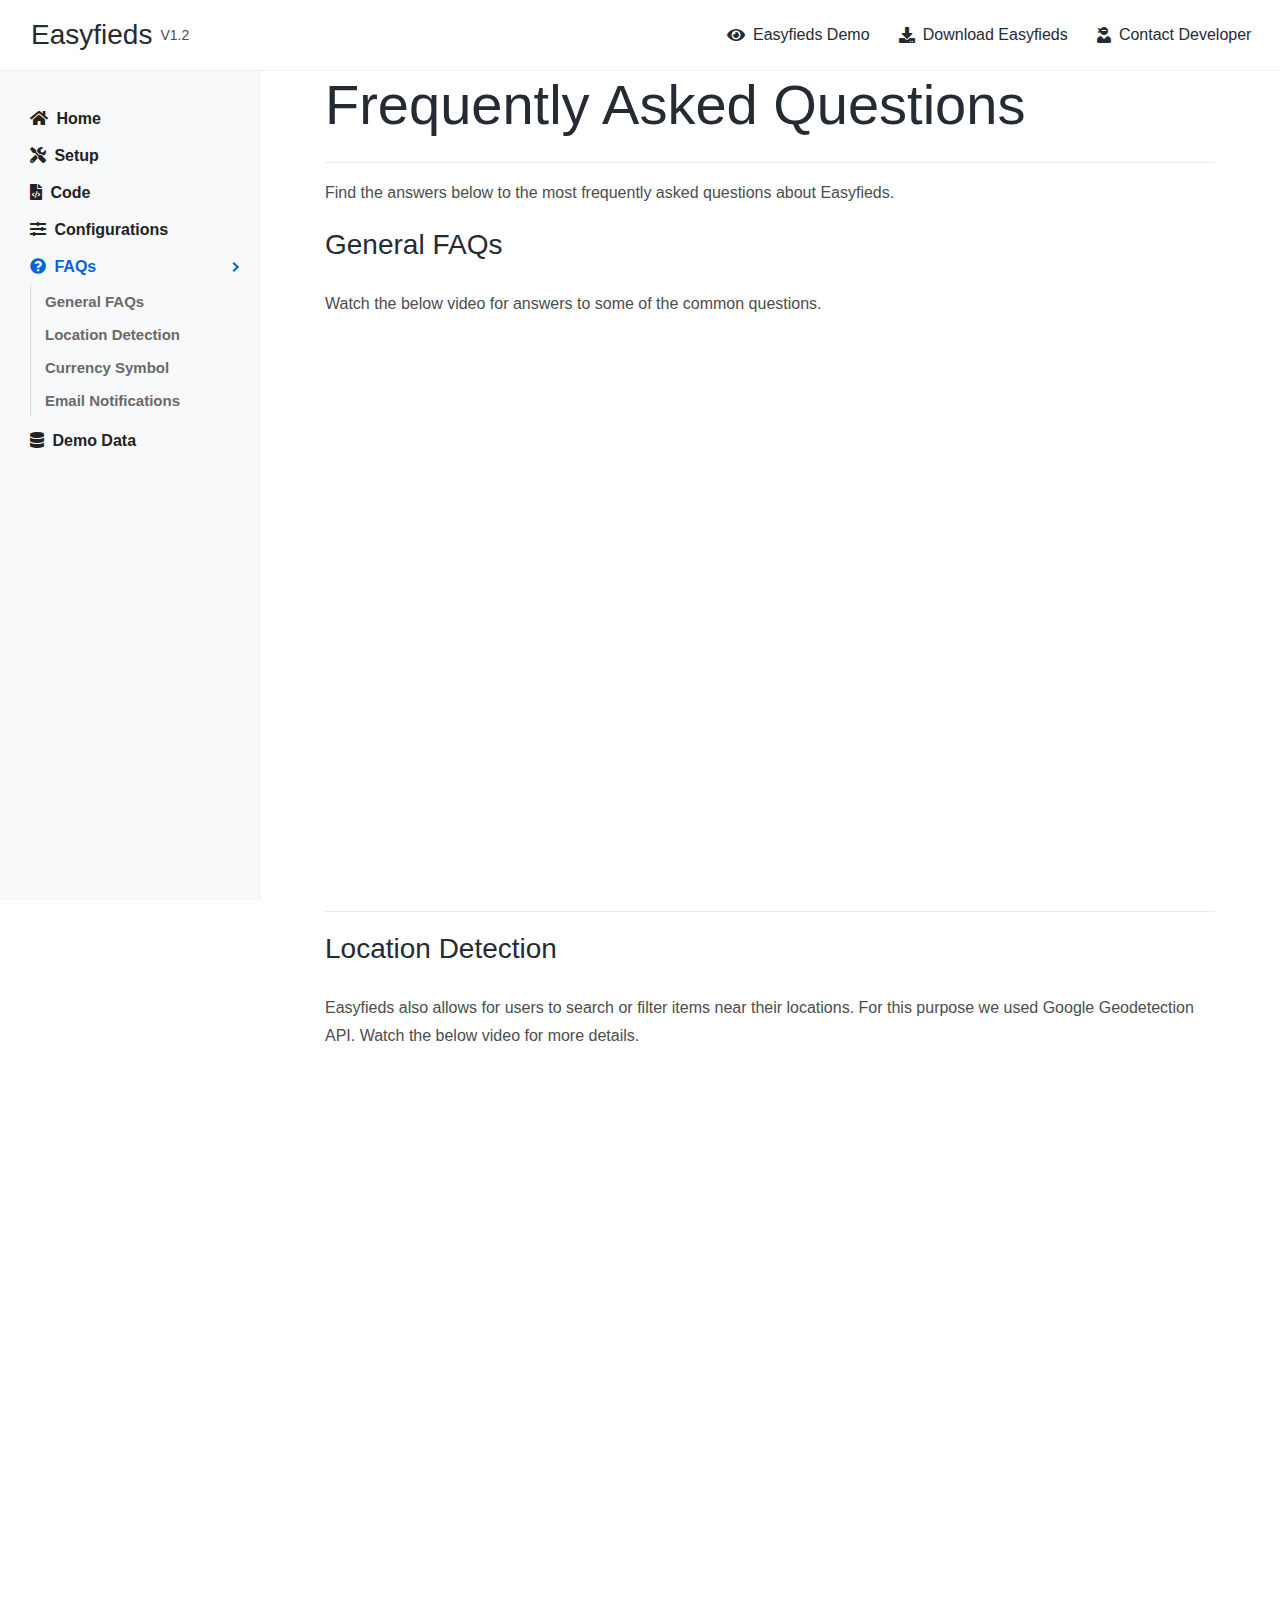
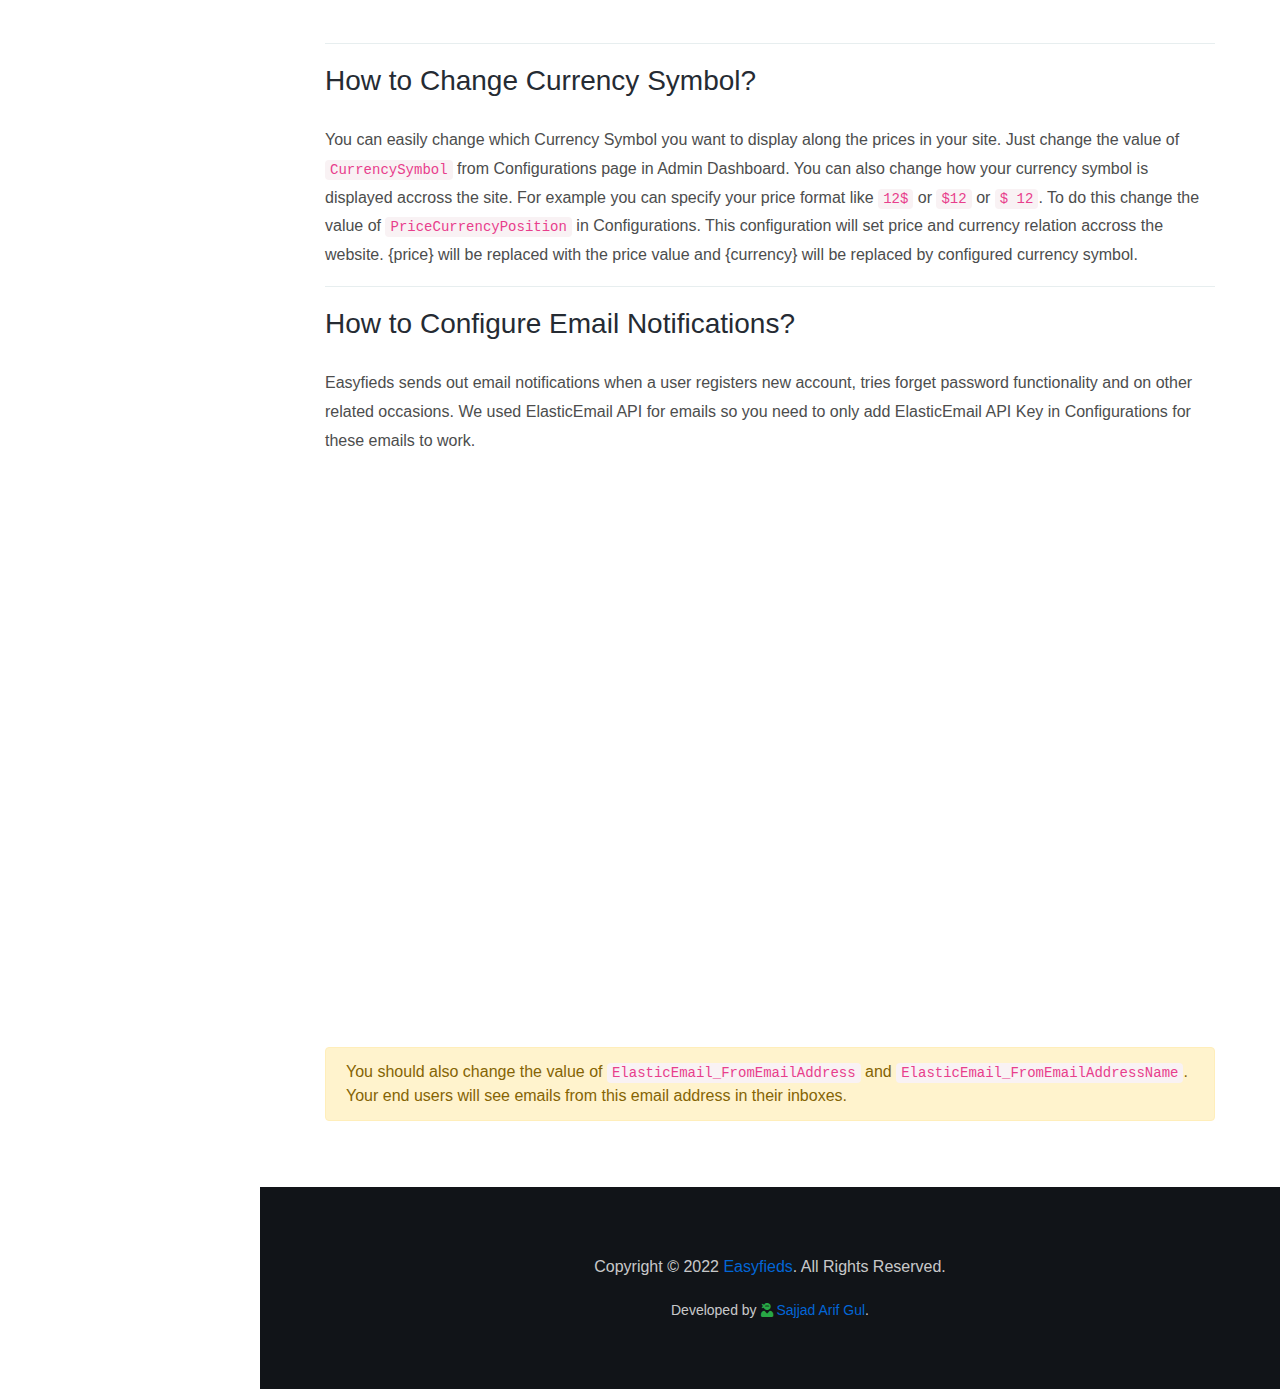
<file: faqs.html>
<!DOCTYPE html><html lang=en>
<head><meta charset=UTF-8><meta http-equiv=X-UA-Compatible content="IE=edge"><meta name=viewport content="width=device-width, initial-scale=1, minimum-scale=1.0, shrink-to-fit=no"><title>Frequently Asked Questions - Easyfieds</title><meta name=description content="Find the answers below to the most frequently asked questions about Easyfieds."><meta name=author content=sajjadgul.com><link rel=stylesheet href=vendor/bootstrap/css/bootstrap.min.css><link rel=stylesheet href=css/stylesheet.css><script src=vendor/jquery/jquery.min.js></script><body data-spy=scroll data-target=.idocs-navigation data-offset=125><div class=preloader><div class=lds-ellipsis><div></div><div></div><div></div><div></div></div></div><div id=main-wrapper><header id=header class=sticky-top><nav class="primary-menu navbar navbar-expand-lg navbar-dropdown-dark"><div class=container-fluid><button id=sidebarCollapse class="navbar-toggler d-block d-md-none" type=button> <span></span> <span class=w-75></span> <span class=w-50></span> </button> <a class="logo ml-md-3 text-decoration-none" href=index.html title="Easyfieds Docs"><h1 class="m-0 text-7">Easyfieds</h1></a> <span class="text-2 ml-2">V1.2</span> <button class="navbar-toggler ml-auto" type=button data-toggle=collapse data-target=#header-nav> <span></span> <span></span> <span></span> </button><div id=header-nav class="collapse navbar-collapse justify-content-end"><ul class=navbar-nav><li><a href=demo.html><i class="fas fa-eye mr-2"></i> Easyfieds Demo</a><li><a href="https://easyfieds.com/download?ref=SajjadArifGul" target=_blank><i class="fas fa-download mr-2"></i> Download Easyfieds</a><li class=dropdown><a class=dropdown-toggle href=# target=_blank><i class="fas fa-user-ninja mr-2"></i> Contact Developer</a><ul class=dropdown-menu><li><a class=dropdown-item href=https://sajjadgul.com/ target=_blank><i class="fas fa-globe mr-2"></i> Website</a><li><a class=dropdown-item href=mailto:sajjadarifgul@gmail.com target=_blank><i class="fas fa-envelope mr-2"></i> Email</a><li><a class=dropdown-item href=https://codecanyon.net/user/sajjadarifgul target=_blank><i class="fas fa-leaf mr-2"></i> CodeCanyon</a><li><a class=dropdown-item href=https://www.linkedin.com/in/sajjadarifgul target=_blank><i class="fab fa-github mr-2"></i> GitHub</a><li><a class=dropdown-item href=https://www.linkedin.com/in/sajjadarifgul target=_blank><i class="fab fa-linkedin mr-2"></i> LinkedIn</a><li><a class=dropdown-item href=https://wa.me/923320307817 target=_blank><i class="fab fa-whatsapp mr-2"></i> WhatsApp</a><li><a class=dropdown-item href=https://www.facebook.com/SajjadArifGul target=_blank><i class="fab fa-facebook mr-2"></i> Facebook</a><li><a class=dropdown-item href=https://twitter.com/SajjadArifGul target=_blank><i class="fab fa-twitter mr-2"></i> Twitter</a><li><a class=dropdown-item href=https://www.youtube.com/SajjadArifGul target=_blank><i class="fab fa-youtube mr-2"></i> YouTube</a><li><a class=dropdown-item href="https://www.instagram.com/SajjadArifGul/" target=_blank><i class="fab fa-instagram mr-2"></i> Instagram</a></ul></ul></div></div></nav></header><div id=content role=main><div class="idocs-navigation bg-light"><ul class="nav flex-column"><li class=nav-item><a class=nav-link is-active-menu href=index.html> <i class="fas fa-home mr-1"></i> Home </a><li class=nav-item><a class=nav-link is-active-menu href=setup.html> <i class="fas fa-tools mr-1"></i> Setup </a><ul class="nav flex-column"><li class=nav-item><a class=nav-link href=#Setup>Project Files</a><li class=nav-item><a class=nav-link href=#Database_Setup>Database</a><li class=nav-item><a class=nav-link href=#Default_Roles_Users>Roles &amp; Users</a></ul><li class=nav-item><a class=nav-link is-active-route is-active-menu href=code.html> <i class="fas fa-file-code mr-1"></i> Code </a><ul class="nav flex-column"><li class=nav-item><a class=nav-link href=#Project_Structure>Project Structure</a></ul><li class=nav-item><a class=nav-link is-active-route is-active-menu href=configurations.html> <i class="fas fa-sliders-h mr-1"></i> Configurations </a><ul class="nav flex-column"><li class=nav-item><a class=nav-link href=#Site_Configurations>Site Configurations</a><li class=nav-item><a class=nav-link href=#General_Configurations>General Configurations</a><li class=nav-item><a class=nav-link href=#Social_Configurations>Social Configurations</a></ul><li class=nav-item><a is-active-menu href=faqs.html class="nav-link active"> <i class="fas fa-question-circle mr-1"></i> FAQs </a><ul class="nav flex-column"><li class=nav-item><a class=nav-link href=#General_FAQs>General FAQs</a><li class=nav-item><a class=nav-link href=#Location_Detection>Location Detection</a><li class=nav-item><a class=nav-link href=#How_To_Change_Currency_Sumbol>Currency Symbol</a><li class=nav-item><a class=nav-link href=#How_To_Configure_Email_Notifications>Email Notifications</a></ul><li class=nav-item><a class=nav-link is-active-menu href=demo-data.html> <i class="fas fa-database mr-1"></i> Demo Data </a></ul></div><div class=idocs-content><div class=container><h2 class=display-4>Frequently Asked Questions</h2><hr><p class=text-3>Find the answers below to the most frequently asked questions about Easyfieds.<h3 id=General_FAQs>General FAQs</h3><p class=text-3>Watch the below video for answers to some of the common questions.<p><iframe width=100% height=550 src=https://www.youtube.com/embed/NIkgcfrs5-w frameborder=0 allow="accelerometer; autoplay; encrypted-media; gyroscope; picture-in-picture" allowfullscreen></iframe><hr><h3 id=Location_Detection>Location Detection</h3><p class=text-3>Easyfieds also allows for users to search or filter items near their locations. For this purpose we used Google Geodetection API. Watch the below video for more details.<p><iframe width=100% height=550 src="https://www.youtube.com/embed/NIkgcfrs5-w?start=133&amp;end=348" frameborder=0 allow="accelerometer; autoplay; encrypted-media; gyroscope; picture-in-picture" allowfullscreen></iframe><hr><h3 id=How_To_Change_Currency_Sumbol>How to Change Currency Symbol?</h3><p class=text-3>You can easily change which Currency Symbol you want to display along the prices in your site. Just change the value of <code>CurrencySymbol</code> from Configurations page in Admin Dashboard. You can also change how your currency symbol is displayed accross the site. For example you can specify your price format like <code>12$</code> or <code>$12</code> or <code>$ 12</code>. To do this change the value of <code>PriceCurrencyPosition</code> in Configurations. This configuration will set price and currency relation accross the website. {price} will be replaced with the price value and {currency} will be replaced by configured currency symbol.<hr><h3 id=How_To_Configure_Email_Notifications>How to Configure Email Notifications?</h3><p class=text-3>Easyfieds sends out email notifications when a user registers new account, tries forget password functionality and on other related occasions. We used ElasticEmail API for emails so you need to only add ElasticEmail API Key in Configurations for these emails to work.<p><iframe width=100% height=550 src="https://www.youtube.com/embed/NIkgcfrs5-w?start=348&amp;end=688" frameborder=0 allow="accelerometer; autoplay; encrypted-media; gyroscope; picture-in-picture" allowfullscreen></iframe><div class="alert alert-warning" role=alert>You should also change the value of <code>ElasticEmail_FromEmailAddress</code> and <code>ElasticEmail_FromEmailAddressName</code>. Your end users will see emails from this email address in their inboxes.</div></div></div></div><footer id=footer class="section bg-dark footer-text-light"><div class=container><p class=text-center>Copyright &copy; 2022 <a href="https://easyfieds.com/" target=_blank>Easyfieds</a>. All Rights Reserved.<p class="text-2 text-center mb-0">Developed by <i class="fas fa-user-ninja text-success"></i> <a class=btn-link target=_blank href=https://sajjadgul.com/>Sajjad Arif Gul</a>.</div></footer></div><a id=back-to-top data-toggle=tooltip title="Back to Top" href=javascript:void(0)><i class="fa fa-chevron-up"></i></a><script src=vendor/bootstrap/js/bootstrap.bundle.min.js></script><script src=vendor/jquery.easing/jquery.easing.min.js></script><script src=js/theme.js></script><link rel=stylesheet href=vendor/fontawesome-free-5.13.0-web/css/all.min.css>
</file>
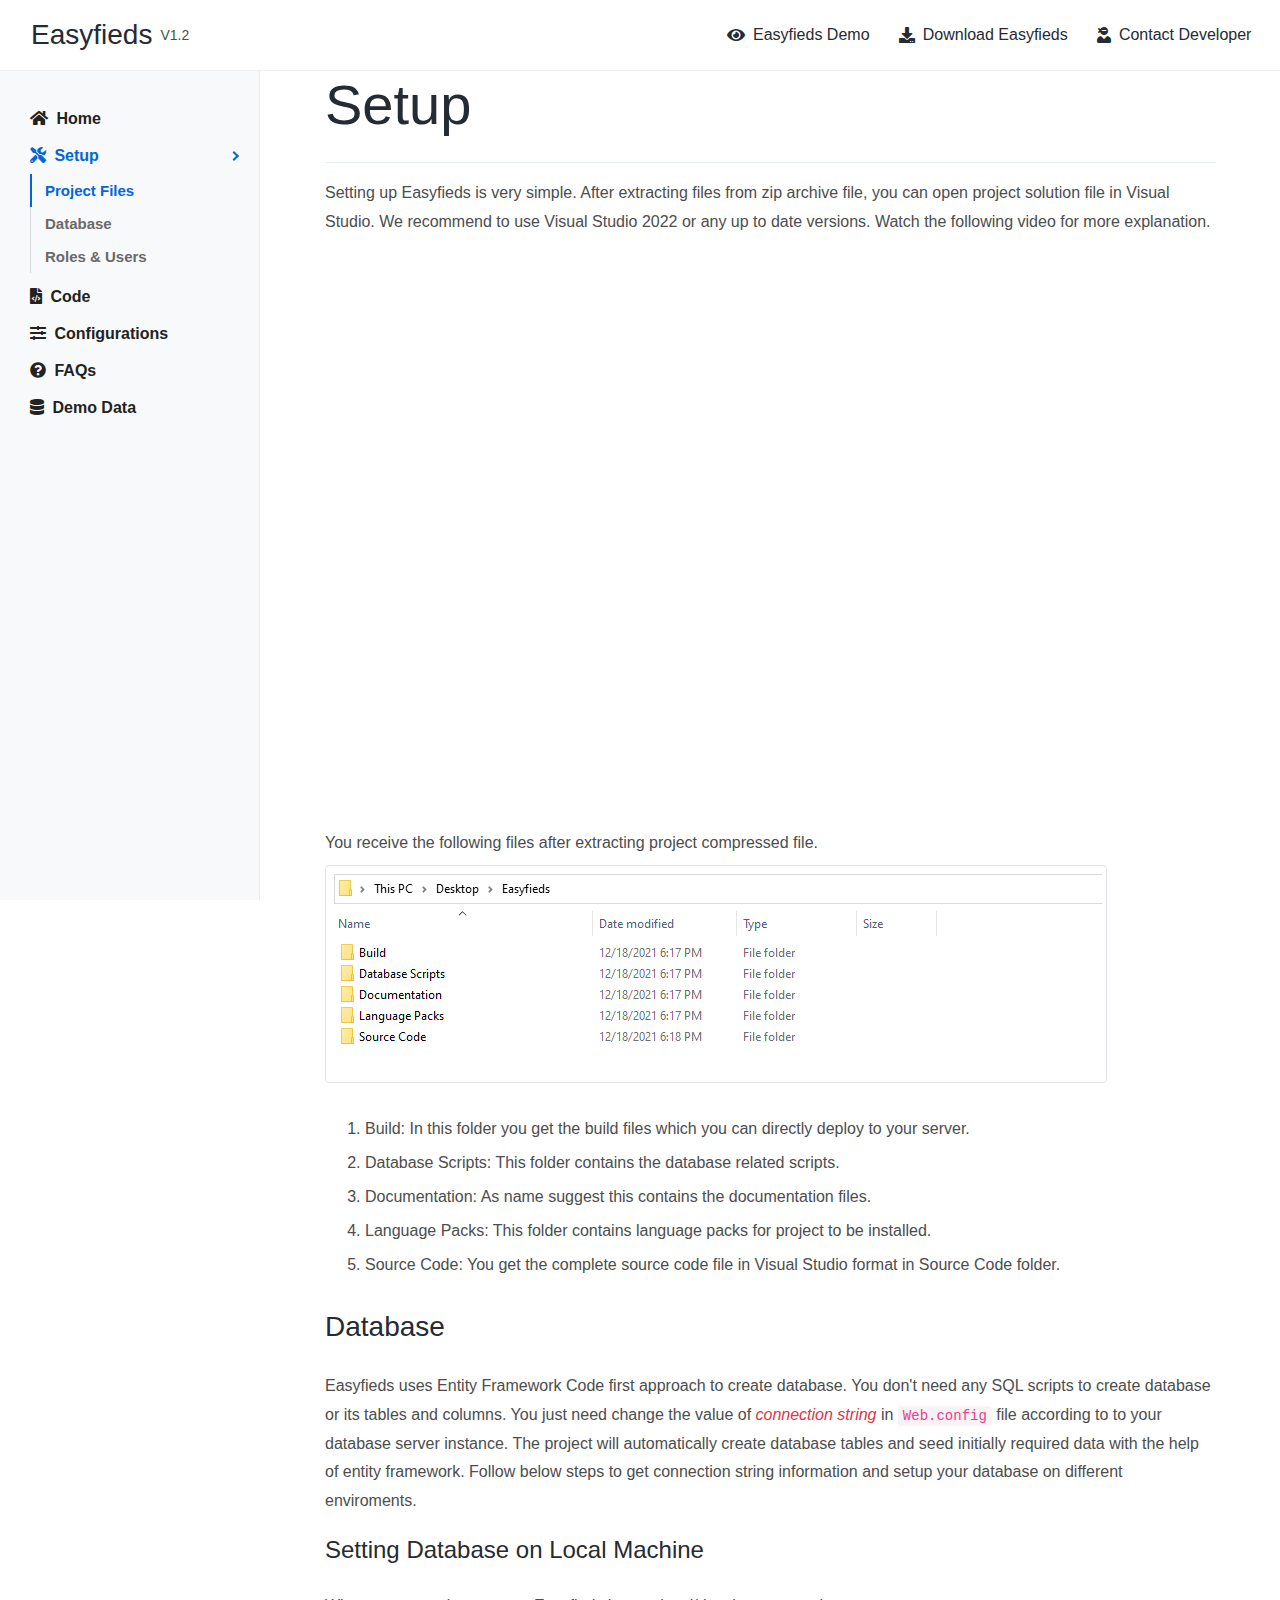
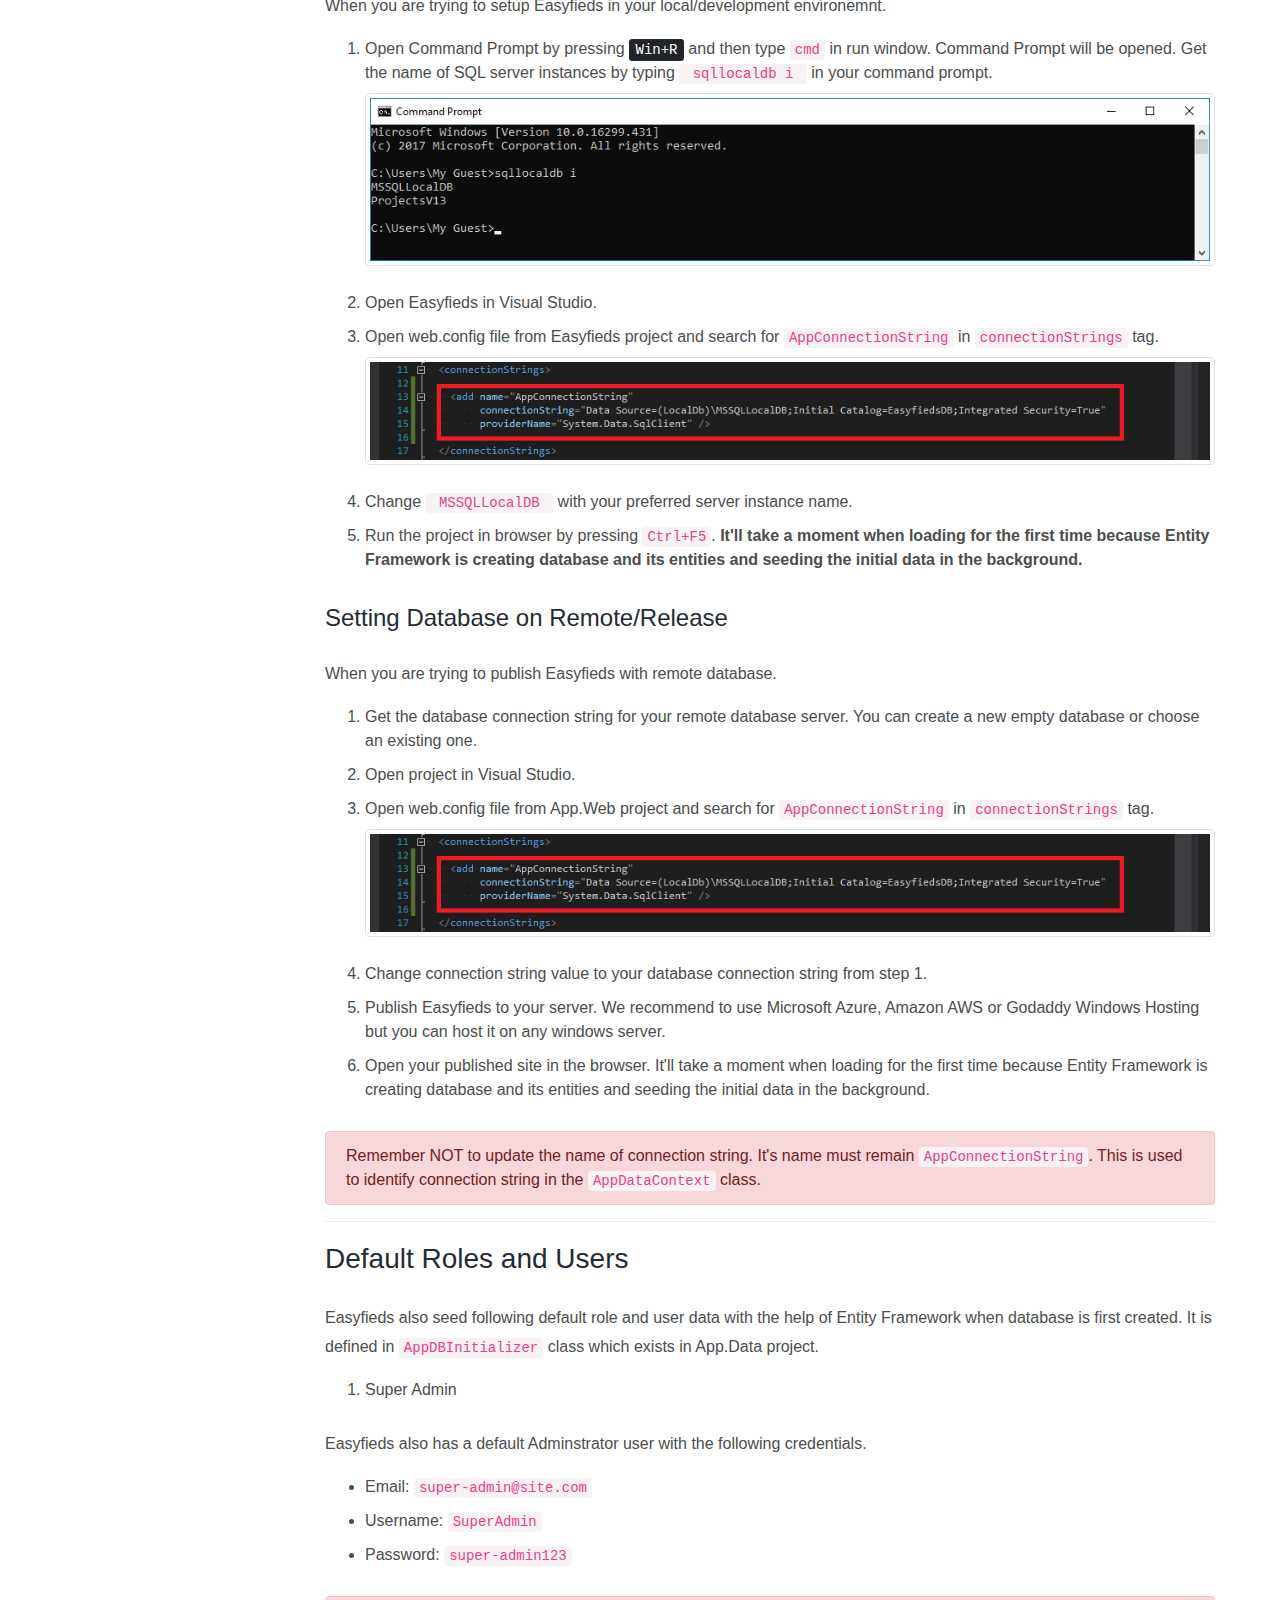
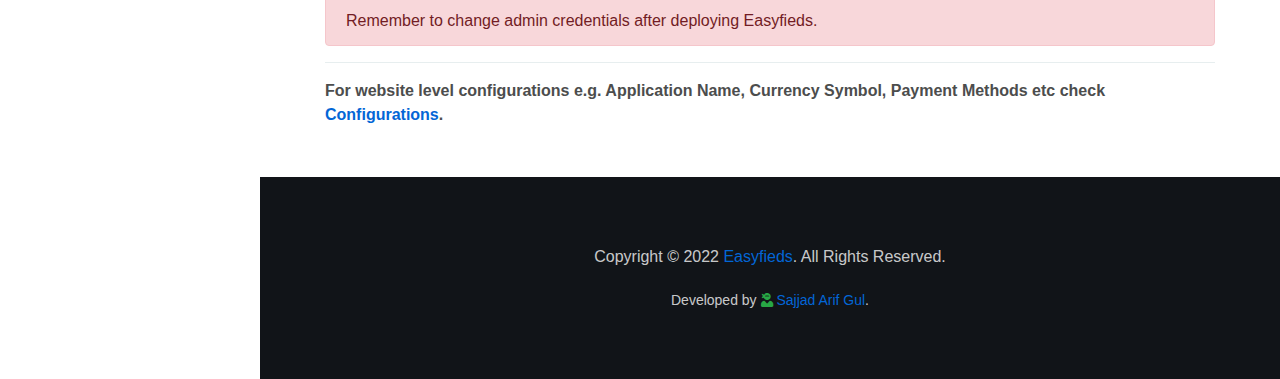
<file: setup.html>
<!DOCTYPE html><html lang=en>
<head><meta charset=UTF-8><meta http-equiv=X-UA-Compatible content="IE=edge"><meta name=viewport content="width=device-width, initial-scale=1, minimum-scale=1.0, shrink-to-fit=no"><title>Setup - Easyfieds</title><meta name=description content="Setting up Easyfieds is very simple. After extracting files from zip archive file, you can open project solution file in Visual Studio. We recommend to use Visual Studio 2022 or any up to date versions. Watch the following video for more explanation."><meta name=author content=sajjadgul.com><link rel=stylesheet href=vendor/bootstrap/css/bootstrap.min.css><link rel=stylesheet href=css/stylesheet.css><script src=vendor/jquery/jquery.min.js></script><body data-spy=scroll data-target=.idocs-navigation data-offset=125><div class=preloader><div class=lds-ellipsis><div></div><div></div><div></div><div></div></div></div><div id=main-wrapper><header id=header class=sticky-top><nav class="primary-menu navbar navbar-expand-lg navbar-dropdown-dark"><div class=container-fluid><button id=sidebarCollapse class="navbar-toggler d-block d-md-none" type=button> <span></span> <span class=w-75></span> <span class=w-50></span> </button> <a class="logo ml-md-3 text-decoration-none" href=index.html title="Easyfieds Docs"><h1 class="m-0 text-7">Easyfieds</h1></a> <span class="text-2 ml-2">V1.2</span> <button class="navbar-toggler ml-auto" type=button data-toggle=collapse data-target=#header-nav> <span></span> <span></span> <span></span> </button><div id=header-nav class="collapse navbar-collapse justify-content-end"><ul class=navbar-nav><li><a href=demo.html><i class="fas fa-eye mr-2"></i> Easyfieds Demo</a><li><a href="https://easyfieds.com/download?ref=SajjadArifGul" target=_blank><i class="fas fa-download mr-2"></i> Download Easyfieds</a><li class=dropdown><a class=dropdown-toggle href=# target=_blank><i class="fas fa-user-ninja mr-2"></i> Contact Developer</a><ul class=dropdown-menu><li><a class=dropdown-item href=https://sajjadgul.com/ target=_blank><i class="fas fa-globe mr-2"></i> Website</a><li><a class=dropdown-item href=mailto:sajjadarifgul@gmail.com target=_blank><i class="fas fa-envelope mr-2"></i> Email</a><li><a class=dropdown-item href=https://codecanyon.net/user/sajjadarifgul target=_blank><i class="fas fa-leaf mr-2"></i> CodeCanyon</a><li><a class=dropdown-item href=https://www.linkedin.com/in/sajjadarifgul target=_blank><i class="fab fa-github mr-2"></i> GitHub</a><li><a class=dropdown-item href=https://www.linkedin.com/in/sajjadarifgul target=_blank><i class="fab fa-linkedin mr-2"></i> LinkedIn</a><li><a class=dropdown-item href=https://wa.me/923320307817 target=_blank><i class="fab fa-whatsapp mr-2"></i> WhatsApp</a><li><a class=dropdown-item href=https://www.facebook.com/SajjadArifGul target=_blank><i class="fab fa-facebook mr-2"></i> Facebook</a><li><a class=dropdown-item href=https://twitter.com/SajjadArifGul target=_blank><i class="fab fa-twitter mr-2"></i> Twitter</a><li><a class=dropdown-item href=https://www.youtube.com/SajjadArifGul target=_blank><i class="fab fa-youtube mr-2"></i> YouTube</a><li><a class=dropdown-item href="https://www.instagram.com/SajjadArifGul/" target=_blank><i class="fab fa-instagram mr-2"></i> Instagram</a></ul></ul></div></div></nav></header><div id=content role=main><div class="idocs-navigation bg-light"><ul class="nav flex-column"><li class=nav-item><a class=nav-link is-active-menu href=index.html> <i class="fas fa-home mr-1"></i> Home </a><li class=nav-item><a is-active-menu href=setup.html class="nav-link active"> <i class="fas fa-tools mr-1"></i> Setup </a><ul class="nav flex-column"><li class=nav-item><a class=nav-link href=#Setup>Project Files</a><li class=nav-item><a class=nav-link href=#Database_Setup>Database</a><li class=nav-item><a class=nav-link href=#Default_Roles_Users>Roles &amp; Users</a></ul><li class=nav-item><a class=nav-link is-active-route is-active-menu href=code.html> <i class="fas fa-file-code mr-1"></i> Code </a><ul class="nav flex-column"><li class=nav-item><a class=nav-link href=#Project_Structure>Project Structure</a></ul><li class=nav-item><a class=nav-link is-active-route is-active-menu href=configurations.html> <i class="fas fa-sliders-h mr-1"></i> Configurations </a><ul class="nav flex-column"><li class=nav-item><a class=nav-link href=#Site_Configurations>Site Configurations</a><li class=nav-item><a class=nav-link href=#General_Configurations>General Configurations</a><li class=nav-item><a class=nav-link href=#Social_Configurations>Social Configurations</a></ul><li class=nav-item><a class=nav-link is-active-menu href=faqs.html> <i class="fas fa-question-circle mr-1"></i> FAQs </a><ul class="nav flex-column"><li class=nav-item><a class=nav-link href=#General_FAQs>General FAQs</a><li class=nav-item><a class=nav-link href=#Location_Detection>Location Detection</a><li class=nav-item><a class=nav-link href=#How_To_Change_Currency_Sumbol>Currency Symbol</a><li class=nav-item><a class=nav-link href=#How_To_Configure_Email_Notifications>Email Notifications</a></ul><li class=nav-item><a class=nav-link is-active-menu href=demo-data.html> <i class="fas fa-database mr-1"></i> Demo Data </a></ul></div><div class=idocs-content><div class=container><h2 class=display-4 id=Setup>Setup</h2><hr><p class=text-3>Setting up Easyfieds is very simple. After extracting files from zip archive file, you can open project solution file in Visual Studio. We recommend to use Visual Studio 2022 or any up to date versions. Watch the following video for more explanation.<p><iframe width=100% height=550 src=https://www.youtube.com/embed/f_UQyHZdpUE frameborder=0 allow="accelerometer; autoplay; encrypted-media; gyroscope; picture-in-picture" allowfullscreen></iframe><p>You receive the following files after extracting project compressed file. <br> <img src=images/folder-structure.png class="my-2 rounded img-fluid img-thumbnail" alt="eCommerce MVC folder structure"><ol><li>Build: In this folder you get the build files which you can directly deploy to your server.<li>Database Scripts: This folder contains the database related scripts.<li>Documentation: As name suggest this contains the documentation files.<li>Language Packs: This folder contains language packs for project to be installed.<li>Source Code: You get the complete source code file in Visual Studio format in Source Code folder.</ol><h3 id=Database_Setup>Database</h3><p>Easyfieds uses Entity Framework Code first approach to create database. You don't need any SQL scripts to create database or its tables and columns. You just need change the value of <i class=text-danger>connection string</i> in <code>Web.config</code> file according to to your database server instance. The project will automatically create database tables and seed initially required data with the help of entity framework. Follow below steps to get connection string information and setup your database on different enviroments.<h4 id=Setting_Database_on_Local_Machine>Setting Database on Local Machine</h4><p>When you are trying to setup Easyfieds in your local/development environemnt.<ol><li>Open Command Prompt by pressing <kbd>Win+R</kbd> and then type <code>cmd</code> in run window. Command Prompt will be opened. Get the name of SQL server instances by typing <code>&nbsp;sqllocaldb i&nbsp;</code> in your command prompt. <br> <img src=images/Know-Sql-Instances.png class="my-2 rounded img-fluid img-thumbnail" alt="SQL Server Instances"><li>Open Easyfieds in Visual Studio.<li>Open web.config file from Easyfieds project and search for <code>AppConnectionString</code> in <code>connectionStrings</code> tag. <br> <img src=images/app-connectionstring.png class="my-2 rounded img-fluid img-thumbnail" alt="Easyfieds Web.config"><li>Change <code>&nbsp;MSSQLLocalDB&nbsp;</code> with your preferred server instance name.<li>Run the project in browser by pressing <code>Ctrl+F5</code>. <strong>It'll take a moment when loading for the first time because Entity Framework is creating database and its entities and seeding the initial data in the background.</strong></ol><h4 id=Setting_Database_on_Remote>Setting Database on Remote/Release</h4><p>When you are trying to publish Easyfieds with remote database.<ol><li>Get the database connection string for your remote database server. You can create a new empty database or choose an existing one.<li>Open project in Visual Studio.<li>Open web.config file from App.Web project and search for <code>AppConnectionString</code> in <code>connectionStrings</code> tag. <br> <img src=images/app-connectionstring.png class="my-2 rounded img-fluid img-thumbnail" alt="Easyfieds Web.config"><li>Change connection string value to your database connection string from step 1.<li>Publish Easyfieds to your server. We recommend to use Microsoft Azure, Amazon AWS or Godaddy Windows Hosting but you can host it on any windows server.<li>Open your published site in the browser. It'll take a moment when loading for the first time because Entity Framework is creating database and its entities and seeding the initial data in the background.</ol><div class="alert alert-danger" role=alert>Remember NOT to update the name of connection string. It's name must remain <code>AppConnectionString</code>. This is used to identify connection string in the <code>AppDataContext</code> class.</div><hr><h3 id=Default_Roles_Users>Default Roles and Users</h3><p>Easyfieds also seed following default role and user data with the help of Entity Framework when database is first created. It is defined in <code>AppDBInitializer</code> class which exists in App.Data project.<ol><li>Super Admin</ol><p>Easyfieds also has a default Adminstrator user with the following credentials.<ul><li>Email: <code>super-admin@site.com</code><li>Username: <code>SuperAdmin</code><li>Password: <code>super-admin123</code></ul><div class="alert alert-danger" role=alert>Remember to change admin credentials after deploying Easyfieds.</div><hr><strong> For website level configurations e.g. Application Name, Currency Symbol, Payment Methods etc check <a href=configurations.html>Configurations</a>. </strong></div></div></div><footer id=footer class="section bg-dark footer-text-light"><div class=container><p class=text-center>Copyright &copy; 2022 <a href="https://easyfieds.com/" target=_blank>Easyfieds</a>. All Rights Reserved.<p class="text-2 text-center mb-0">Developed by <i class="fas fa-user-ninja text-success"></i> <a class=btn-link target=_blank href=https://sajjadgul.com/>Sajjad Arif Gul</a>.</div></footer></div><a id=back-to-top data-toggle=tooltip title="Back to Top" href=javascript:void(0)><i class="fa fa-chevron-up"></i></a><script src=vendor/bootstrap/js/bootstrap.bundle.min.js></script><script src=vendor/jquery.easing/jquery.easing.min.js></script><script src=js/theme.js></script><link rel=stylesheet href=vendor/fontawesome-free-5.13.0-web/css/all.min.css>
</file>
